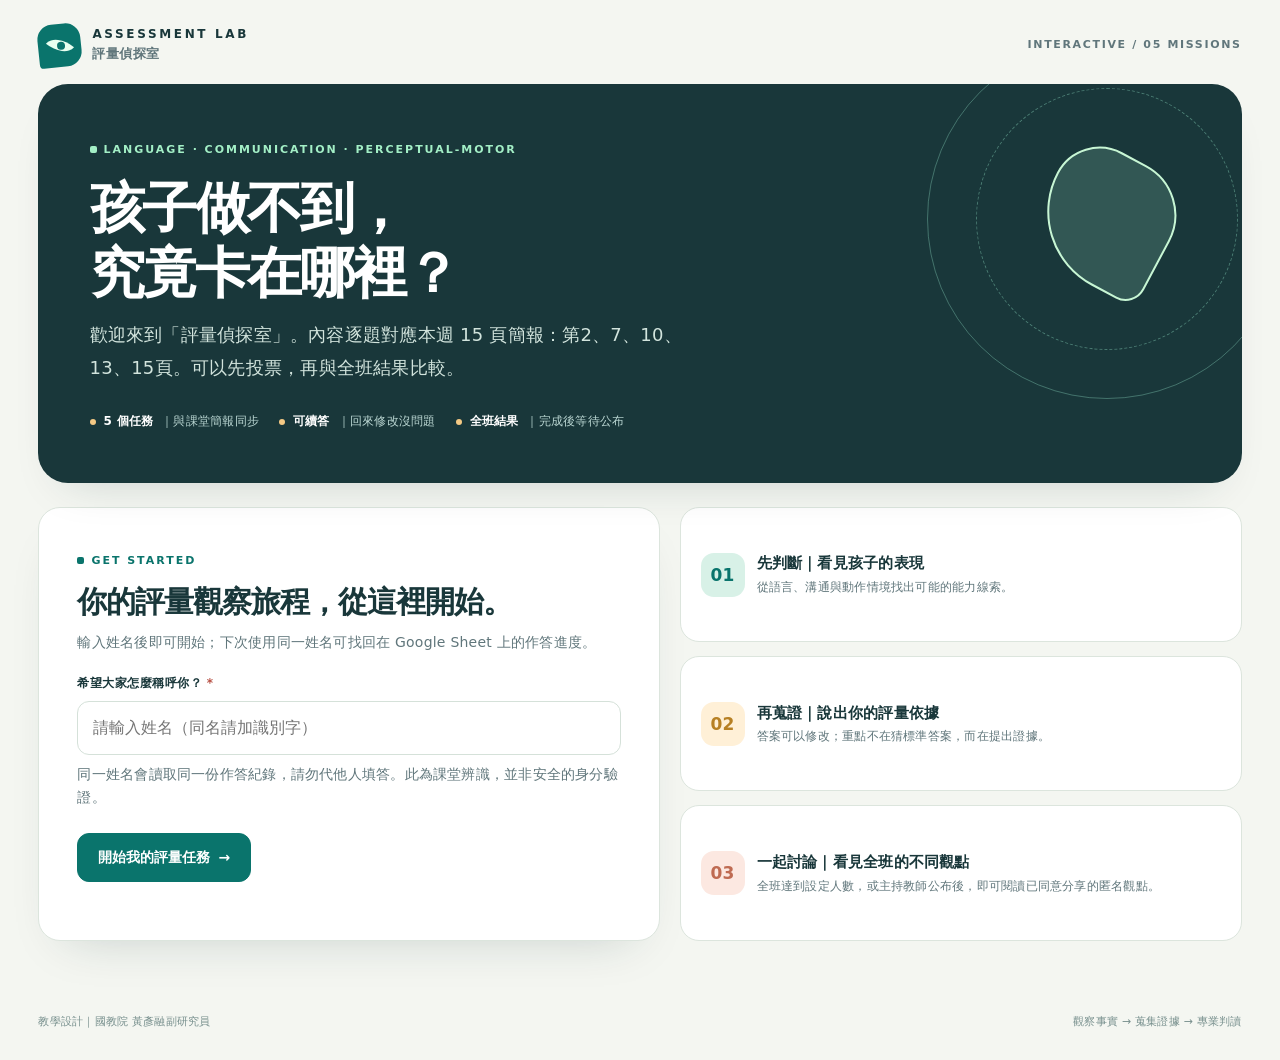
<file: index.html>
<!doctype html>
<html lang="zh-Hant">
<head>
  <meta charset="utf-8">
  <meta name="viewport" content="width=device-width,initial-scale=1,viewport-fit=cover">
  <meta name="theme-color" content="#F5F6F2">
  <meta name="description" content="語言、溝通與知覺動作評量：案例判斷、證據蒐集與全班觀點互動遊戲。">
  <title>評量偵探室｜語言、溝通與知覺動作</title>
  <link rel="stylesheet" href="style.css?v=wall-v4">
  <script defer src="config.js"></script>
  <script defer src="app.js?v=wall-v4"></script>
</head>
<body>
  <div class="page-shell">
    <header class="topbar" aria-label="網站導覽">
      <a class="brand" href="./" aria-label="返回首頁">
        <span class="brand-mark" aria-hidden="true"><span class="mark-eye"></span><span class="mark-dot"></span></span>
        <span class="brand-text"><strong>ASSESSMENT LAB</strong><small>評量偵探室</small></span>
      </a>
      <div class="top-right">
        <span class="mode-label" id="modeLabel">互動任務 / 05 STAGES</span>
        <button id="headerAction" class="top-action" type="button" hidden>切換身分</button>
      </div>
    </header>
    <div id="app" aria-live="polite"></div>
    <footer class="site-footer">
      <span id="credit">教學設計｜國教院 黃彥融副研究員</span>
      <span>觀察事實 → 蒐集證據 → 專業判讀</span>
    </footer>
  </div>
  <div id="toast" class="toast" aria-live="assertive" role="status"></div>
</body>
</html>
</file>
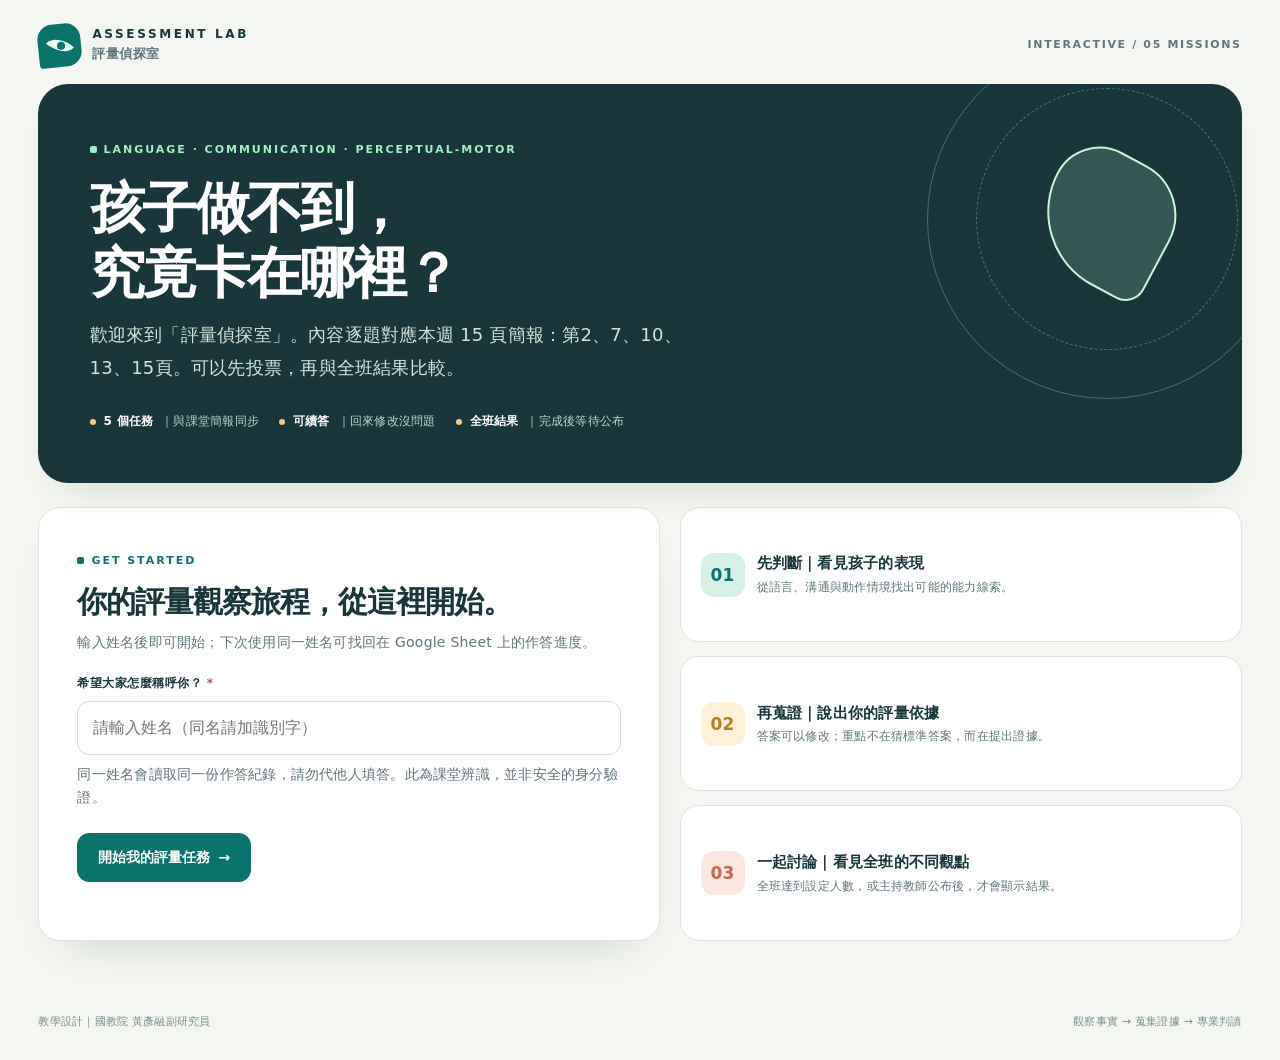
<file: site/index.html>
<!doctype html>
<html lang="zh-Hant">
<head>
  <meta charset="utf-8">
  <meta name="viewport" content="width=device-width,initial-scale=1,viewport-fit=cover">
  <meta name="theme-color" content="#F5F6F2">
  <meta name="description" content="語言、溝通與知覺動作評量：案例判斷、證據蒐集與全班觀點互動遊戲。">
  <title>評量偵探室｜語言、溝通與知覺動作</title>
  <link rel="stylesheet" href="style.css">
  <script defer src="config.js"></script>
  <script defer src="app.js"></script>
</head>
<body>
  <div class="page-shell">
    <header class="topbar" aria-label="網站導覽">
      <a class="brand" href="./" aria-label="返回首頁">
        <span class="brand-mark" aria-hidden="true"><span class="mark-eye"></span><span class="mark-dot"></span></span>
        <span class="brand-text"><strong>ASSESSMENT LAB</strong><small>評量偵探室</small></span>
      </a>
      <div class="top-right">
        <span class="mode-label" id="modeLabel">互動任務 / 05 STAGES</span>
        <button id="headerAction" class="top-action" type="button" hidden>切換身分</button>
      </div>
    </header>
    <div id="app" aria-live="polite"></div>
    <footer class="site-footer">
      <span id="credit">教學設計｜國教院 黃彥融副研究員</span>
      <span>觀察事實 → 蒐集證據 → 專業判讀</span>
    </footer>
  </div>
  <div id="toast" class="toast" aria-live="assertive" role="status"></div>
</body>
</html>
</file>
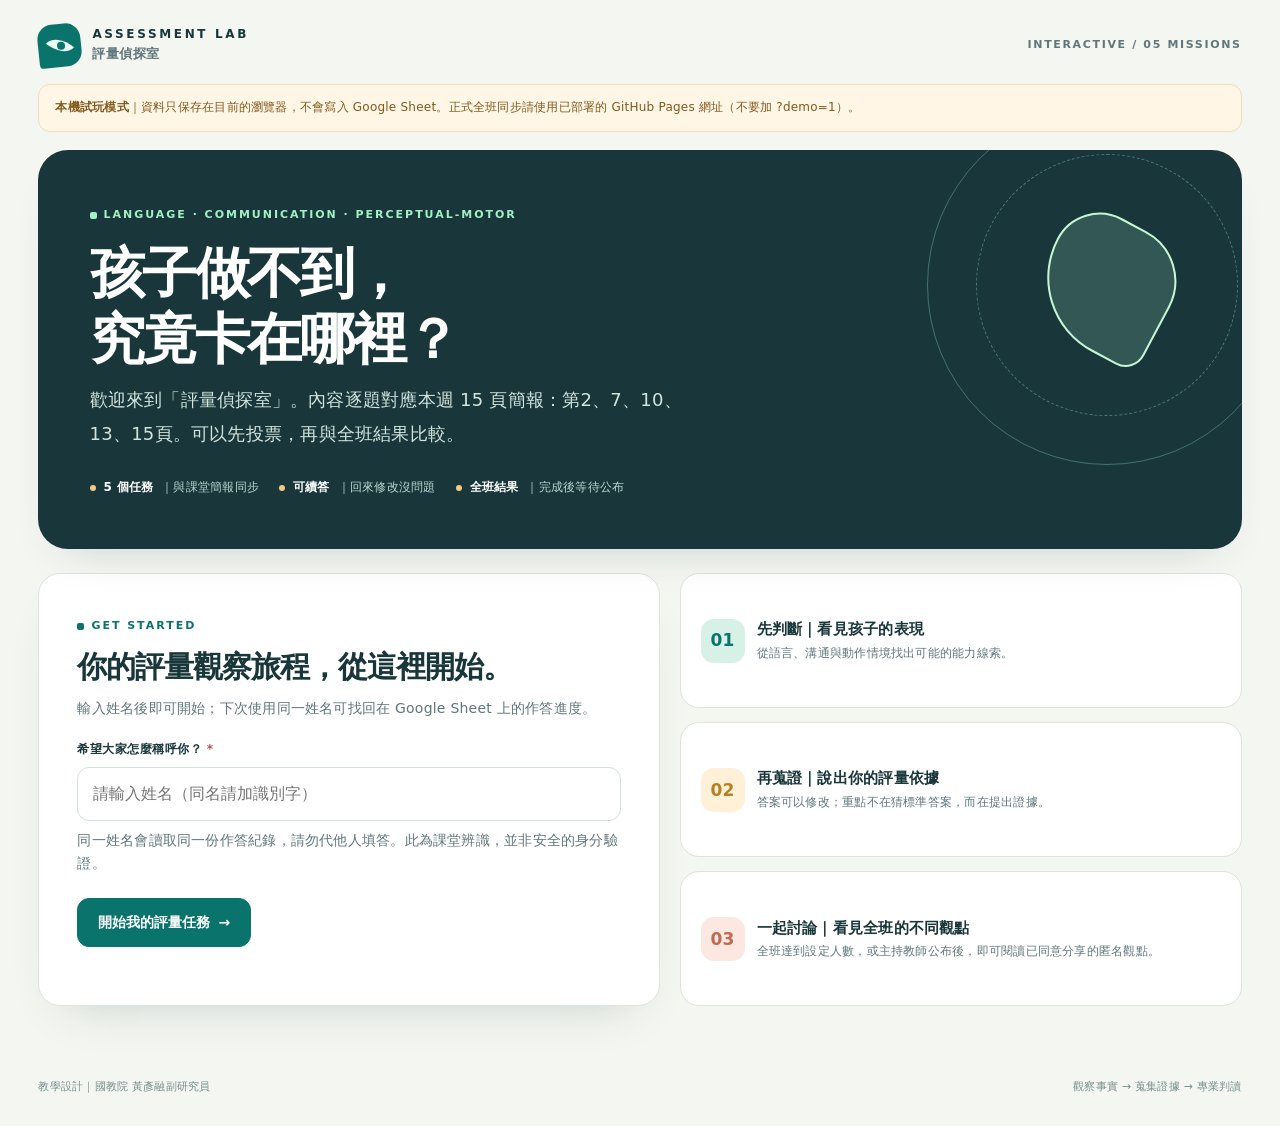
<file: demo.html>
<!doctype html>
<html lang="zh-Hant">
<head>
  <meta charset="utf-8">
  <meta name="viewport" content="width=device-width,initial-scale=1,viewport-fit=cover">
  <meta name="theme-color" content="#F5F6F2">
  <meta name="description" content="語言、溝通與知覺動作評量：案例判斷、證據蒐集與全班觀點互動遊戲。">
  <title>評量偵探室｜語言、溝通與知覺動作</title>
  <style>
:root{--ink:#19373a;--muted:#60767b;--bg:#f4f6f1;--card:#fff;--teal:#0a746c;--teal-deep:#07584f;--mint:#d8f1e7;--yellow:#f9ce8b;--pink:#f8d6ce;--line:#dce5dd;--shade:#ecf1ec;--shadow:0 22px 48px -28px rgba(20,51,54,.22);--r:22px;font-family:Inter,"Noto Sans TC","PingFang TC","Microsoft JhengHei",system-ui,sans-serif;letter-spacing:.014em}
*{box-sizing:border-box}html{scroll-behavior:smooth}body{margin:0;background:var(--bg);color:var(--ink);font-size:16px;line-height:1.65}button,input,textarea,select{font:inherit}button{cursor:pointer}button:disabled{cursor:not-allowed;opacity:.5}button:focus-visible,input:focus-visible,textarea:focus-visible,select:focus-visible,a:focus-visible{outline:3px solid #70b5ac;outline-offset:3px}a{color:var(--teal)}.page-shell{min-height:100dvh;display:flex;flex-direction:column}.topbar{max-width:1500px;width:100%;margin:0 auto;padding:24px clamp(20px,3vw,52px) 17px;display:flex;align-items:center;justify-content:space-between;gap:16px}.brand{display:flex;align-items:center;gap:11px;text-decoration:none;color:var(--ink)}.brand-mark{position:relative;display:grid;place-items:center;width:43px;height:43px;background:var(--teal);border-radius:15px 15px 15px 4px;transform:rotate(-6deg)}.mark-eye{width:24px;height:15px;border-radius:100% 0 100% 0;background:#e9fff0;transform:rotate(45deg)}.mark-dot{position:absolute;width:8px;height:8px;border-radius:50%;background:var(--teal);top:18px;left:19px}.brand-text strong{display:block;font-size:12px;letter-spacing:.22em;line-height:1.2}.brand-text small{display:block;font-size:13px;letter-spacing:.04em;color:var(--muted);font-weight:600;margin-top:2px}.top-right{display:flex;align-items:center;gap:16px}.mode-label{font-size:11px;letter-spacing:.15em;font-weight:800;color:var(--muted)}.top-action{border:1px solid var(--line);background:transparent;border-radius:99px;padding:8px 16px;color:var(--ink);font-size:12px;font-weight:800}.site-footer{max-width:1500px;width:100%;padding:22px clamp(20px,3vw,52px) 29px;display:flex;justify-content:space-between;gap:14px;margin:0 auto;color:#78908e;font-size:11px}.page-main{max-width:1500px;width:100%;margin:0 auto;padding:0 clamp(20px,3vw,52px) 50px;flex:1}.eyebrow{display:inline-flex;align-items:center;gap:7px;font-size:11px;letter-spacing:.18em;font-weight:900;color:var(--teal);text-transform:uppercase}.eyebrow:before{content:"";width:7px;height:7px;background:var(--teal);border-radius:2px}.hero{background:var(--ink);color:#fff;border-radius:30px;position:relative;overflow:hidden;padding:clamp(32px,4vw,56px);min-height:270px;box-shadow:var(--shadow)}.hero .eyebrow{color:#a3efc6}.hero .eyebrow:before{background:#a3efc6}.hero h1{font-size:clamp(34px,4.3vw,62px);line-height:1.19;margin:14px 0 11px;letter-spacing:-.045em;max-width:720px;font-weight:900}.hero p{font-size:clamp(14px,1.5vw,18px);color:#d2e4dd;max-width:620px;margin:0;line-height:1.85}.hero-art{position:absolute;right:-45px;top:-45px;width:360px;height:360px;border:1px solid #7fc7b06b;border-radius:50%;pointer-events:none}.hero-art:before{content:"";position:absolute;inset:48px;border:1px dashed #7fc7b079;border-radius:50%}.hero-art:after{content:"";position:absolute;inset:113px;background:#94d4bc33;border:2px solid #c7f6d4;border-radius:46% 54% 20% 80%;transform:rotate(28deg)}.hero-meta{margin-top:28px;display:flex;gap:20px;flex-wrap:wrap}.hero-meta span{font-size:12px;color:#bbd7d3;display:inline-flex;gap:8px;align-items:center}.hero-meta b{color:#fff}.dot{width:6px;height:6px;border-radius:100%;background:#f4c984;display:inline-block}.intro-panel{display:grid;grid-template-columns:1.05fr .95fr;gap:20px;margin-top:24px}.card,.intro-card{background:#fff;border:1px solid var(--line);border-radius:var(--r);box-shadow:var(--shadow)}.intro-card{padding:clamp(24px,3vw,38px)}.intro-card h2{margin:9px 0;font-size:clamp(21px,2.4vw,30px);line-height:1.35;letter-spacing:-.035em}.intro-card p{margin:8px 0 20px;color:var(--muted);font-size:14px}.form-label{font-size:12px;letter-spacing:.04em;font-weight:850;display:block;margin:14px 0 7px}.text-input,.input-wide,select,textarea{width:100%;display:block;background:#fff;border:1.5px solid #d5e1d9;border-radius:12px;color:var(--ink);padding:13px 15px;transition:border-color .15s,box-shadow .15s}.text-input:focus,.input-wide:focus,select:focus,textarea:focus{border-color:var(--teal);box-shadow:0 0 0 3px #cbece4;outline:none}textarea{resize:vertical;min-height:100px;font-size:14px;line-height:1.75}.hint{font-size:12px;color:var(--muted);margin:7px 0}.actions{display:flex;gap:10px;align-items:center;flex-wrap:wrap}.btn{background:var(--teal);border:1px solid var(--teal);border-radius:12px;padding:12px 20px;color:#fff;font-weight:850;font-size:14px;display:inline-flex;align-items:center;justify-content:center;gap:8px;min-height:45px;transition:transform .12s,background .12s}.btn:hover:not(:disabled){transform:translateY(-1px);background:var(--teal-deep)}.btn.secondary{background:#fff;color:var(--ink);border-color:var(--line)}.btn.secondary:hover{background:#f0f7f3}.btn.ghost{background:transparent;color:var(--teal);border-color:transparent}.btn.pink{background:#bf6b52;border-color:#bf6b52}.btn.small{padding:8px 13px;min-height:36px;font-size:12px}.btn.full{width:100%}.mini-badge{display:inline-flex;align-items:center;border-radius:99px;background:#e4f5ec;color:#08746a;font-size:11px;padding:5px 12px;font-weight:900;letter-spacing:.04em}.mini-badge.amber{background:#fff2dc;color:#a6691b}.mini-badge.grey{background:#eff2ee;color:#60736d}.intro-steps{display:grid;gap:14px}.step-tile{background:#fff;border:1px solid var(--line);border-radius:19px;padding:20px;display:grid;grid-template-columns:44px 1fr;gap:12px;align-items:center}.step-icon{height:44px;width:44px;border-radius:13px;background:var(--mint);display:grid;place-items:center;font-weight:900;color:var(--teal);font-size:17px}.step-tile:nth-child(2) .step-icon{background:#fff0d7;color:#b78024}.step-tile:nth-child(3) .step-icon{background:#fce8e1;color:#bf6b52}.step-tile strong{font-size:15px;display:block}.step-tile p{margin:2px 0 0;font-size:12px;color:var(--muted)}.notice{padding:13px 16px;border-radius:12px;background:#fff6e5;color:#83591e;font-size:12px;border:1px solid #f1ddbb}.notice.danger{background:#fdf0ee;color:#a24b48;border-color:#f1d2ca}.notice.teal{background:#e8f7f0;color:#176961;border-color:#d5eee2}.notice + .notice{margin-top:10px}.demo-notice{margin:0 0 18px}.game-header{display:flex;align-items:center;justify-content:space-between;gap:16px;margin:26px 0 17px}.game-title{margin:3px 0 0;font-size:24px;letter-spacing:-.04em;line-height:1.3}.user-pill{border-radius:99px;padding:8px 14px;background:#fff;border:1px solid var(--line);font-size:12px;color:var(--muted)}.user-pill b{color:var(--ink)}.game-layout{display:grid;grid-template-columns:minmax(190px,.68fr) minmax(370px,1.67fr) minmax(255px,1fr);gap:18px;align-items:start}.mission-nav{background:white;border:1px solid var(--line);padding:17px;border-radius:var(--r)}.panel-label{font-weight:900;font-size:11px;letter-spacing:.17em;color:#78908a;margin:0 0 12px}.mission-link{display:grid;grid-template-columns:31px 1fr auto;align-items:center;text-align:left;width:100%;gap:8px;padding:12px 10px;border:1.5px solid transparent;background:transparent;border-radius:13px;color:var(--ink);margin:4px 0}.mission-link:hover{background:#f3f7f4}.mission-link.active{background:#eaf5ef;border-color:#badcce}.nav-number{display:grid;place-items:center;background:#eff3ec;color:var(--teal);width:30px;height:30px;border-radius:10px;font-size:11px;font-weight:950}.mission-link.active .nav-number{background:var(--teal);color:#fff}.nav-text strong{font-size:13px;line-height:1.25;display:block}.nav-text small{font-size:10px;color:var(--muted);display:block;margin-top:3px}.check{font-size:14px;color:var(--teal);font-weight:900}.count-card{margin-top:15px;padding:15px;border-radius:13px;background:var(--ink);color:#fff}.count-card b{font-size:27px}.count-card p{font-size:11px;color:#b9d1ce;margin:3px 0 8px}.meter{height:7px;background:#d7e6df;border-radius:99px;overflow:hidden}.meter>span{display:block;height:100%;background:var(--teal);border-radius:99px;transition:width .3s}.count-card .meter{background:#426263}.count-card .meter>span{background:#98ddb7}.mission-card{background:#fff;border:1px solid var(--line);border-radius:var(--r);padding:clamp(21px,2.5vw,35px);min-height:540px;box-shadow:var(--shadow)}.mission-head{display:flex;align-items:center;justify-content:space-between;gap:12px}.mission-num{font-size:12px;font-weight:900;color:var(--teal);letter-spacing:.07em}.mission-num span{color:#8ea09b}.mission-card h2{font-size:clamp(23px,2.6vw,35px);letter-spacing:-.045em;line-height:1.32;margin:15px 0 12px}.case-box{background:#f0f7f3;border-left:4px solid var(--teal);border-radius:11px;padding:16px 18px;margin:20px 0 22px;color:#385452;font-size:14px;line-height:1.85}.case-box strong{color:var(--teal);font-size:11px;letter-spacing:.08em;display:block;margin-bottom:6px}.question{font-weight:900;font-size:16px;margin:15px 0 6px;line-height:1.5}.subquestion{font-size:12px;color:var(--muted);margin:0 0 12px}.option-grid{display:grid;gap:9px}.option{display:flex;align-items:center;gap:13px;text-align:left;padding:13px 14px;background:#fff;border:1.5px solid #dce6df;border-radius:13px;color:var(--ink);width:100%;font-size:13px;font-weight:700;min-height:56px}.option:hover{border-color:#a8d5c7;background:#f8fcfa}.option.selected{border-color:var(--teal);background:#eaf7f1;box-shadow:inset 0 0 0 .5px var(--teal)}.option-letter{display:grid;place-items:center;width:28px;height:28px;flex:none;border-radius:9px;background:#eef2ef;color:var(--muted);font-weight:950;font-size:12px}.option.selected .option-letter{background:var(--teal);color:#fff}.textarea-title{font-size:13px;font-weight:850;margin:20px 0 7px;display:block}.form-grid{display:grid;gap:12px}.checkline{display:flex;align-items:flex-start;gap:10px;font-size:12px;color:#58716e;margin:15px 0}.checkline input{margin-top:5px;accent-color:var(--teal)}.mission-controls{margin-top:20px;display:flex;align-items:center;justify-content:space-between;gap:10px;flex-wrap:wrap}.saved-indicator{font-size:11px;color:var(--teal);font-weight:800}.right-card{border-radius:var(--r);background:#fff;border:1px solid var(--line);padding:22px;box-shadow:var(--shadow)}.result-top{display:flex;align-items:center;justify-content:space-between;gap:8px;margin-bottom:12px}.result-top h3{font-size:17px;margin:0;letter-spacing:-.02em}.stat-block{background:#e8f5ee;border-radius:15px;padding:17px;margin:13px 0}.stat-block b{font-size:32px;line-height:1.2;display:block;color:var(--teal)}.stat-block span{font-size:12px;color:#54726e}.stat-note{font-size:12px;color:var(--muted);line-height:1.75}.lock-illustration{width:76px;height:76px;display:grid;place-items:center;border-radius:24px;background:#e8f2e9;font-size:34px;margin:26px auto 20px}.center{text-align:center}.center h4{margin:8px 0;font-size:17px}.empty-spacer{height:12px}.result-row{margin:15px 0 18px}.result-info{display:flex;align-items:start;justify-content:space-between;gap:8px;font-size:12px;margin-bottom:6px}.result-info strong{max-width:86%;font-weight:700}.result-info span{font-size:12px;font-weight:850;color:var(--teal)}.result-bar{background:#e7ece8;border-radius:5px;height:9px;overflow:hidden}.result-bar>span{display:block;border-radius:5px;height:100%;background:#0a746c;transition:width .5s}.result-row:nth-of-type(even) .result-bar>span{background:#eab777}.comment-title{font-size:12px;font-weight:900;color:var(--ink);margin:23px 0 9px}.peer-comment{border-top:1px solid var(--line);padding:13px 0;font-size:12px;white-space:pre-wrap;overflow-wrap:anywhere}.peer-comment b{display:block;font-size:11px;color:var(--teal);margin-bottom:4px}.peer-comment p{margin:4px 0 0;color:#47635f}.result-list{max-height:370px;overflow:auto;padding-right:5px}.result-guidance{background:#f9eddf;padding:12px;border-radius:10px;font-size:12px;color:#826329;margin-top:20px}.short-note{font-size:11px;color:#7a8e8c}.quiet-line{border:0;border-top:1px solid var(--line);margin:18px 0}.toast{position:fixed;z-index:1000;bottom:24px;left:50%;transform:translate(-50%,15px);background:#17383a;color:#fff;padding:12px 20px;border-radius:13px;max-width:min(90vw,520px);text-align:center;font-size:13px;box-shadow:0 20px 35px -12px #183f4288;opacity:0;pointer-events:none;transition:opacity .22s,transform .22s}.toast.visible{opacity:1;transform:translate(-50%,0)}.teacher-hero{background:#17383a;color:#fff;border-radius:var(--r);padding:27px 30px;margin-top:19px;display:flex;align-items:center;justify-content:space-between;gap:14px}.teacher-hero h1{margin:6px 0 0;font-size:clamp(24px,3vw,38px);letter-spacing:-.03em}.teacher-hero p{color:#bfdbd4;font-size:13px;margin:8px 0 0}.teacher-hero .eyebrow{color:#a7e7c6}.teacher-hero .eyebrow:before{background:#a7e7c6}.teacher-layout{display:grid;grid-template-columns:1fr 1fr;gap:19px;margin-top:19px}.teacher-card{background:#fff;border-radius:var(--r);border:1px solid var(--line);padding:26px;box-shadow:var(--shadow)}.teacher-card.full{grid-column:1/-1}.teacher-card h2{font-size:19px;margin:0 0 11px;letter-spacing:-.025em}.teacher-card p{font-size:12px;color:var(--muted)}.metric-row{display:grid;grid-template-columns:repeat(3,1fr);gap:12px}.metric{background:#f2f7f3;padding:15px;border-radius:14px}.metric strong{font-size:29px;color:var(--teal);display:block;line-height:1.3}.metric span{font-size:11px;color:var(--muted)}.teacher-mission{border-top:1px solid var(--line);padding:17px 0;display:flex;align-items:center;justify-content:space-between;gap:12px}.teacher-mission:first-of-type{border-top:0}.teacher-mission strong{font-size:13px}.teacher-mission small{display:block;font-size:11px;color:var(--muted)}.teacher-controls{display:flex;align-items:center;gap:8px}.teacher-roster{display:grid;grid-template-columns:repeat(auto-fill,minmax(125px,1fr));gap:8px}.teacher-roster span{font-size:12px;color:#4a625f;background:#f3f7f3;padding:8px 10px;border-radius:8px}.answer-table{width:100%;border-collapse:collapse;font-size:12px}.answer-table th,.answer-table td{border-bottom:1px solid var(--line);padding:11px 8px;text-align:left;vertical-align:top;max-width:300px;overflow-wrap:anywhere}.answer-table th{font-size:11px;color:var(--muted);font-weight:850}.answer-table tbody tr:hover{background:#f5f9f5}.scroll-table{overflow:auto;max-height:480px}.table-mission-select{max-width:280px;font-size:12px}.error-label{color:#b85145;font-weight:800;font-size:12px;margin:10px 0 0}.subbar{display:flex;align-items:center;justify-content:space-between;flex-wrap:wrap;gap:9px;margin:10px 0}.section-separator{margin:25px 0;border-top:1px solid var(--line)}.mobile-only{display:none}@media(max-width:1190px){.game-layout{grid-template-columns:minmax(165px,.6fr) minmax(360px,1.35fr)}.right-card{grid-column:2}.mission-nav{grid-row:1/3}}@media(max-width:760px){.topbar{padding-top:17px}.top-right .mode-label{display:none}.hero{padding:30px 24px;min-height:270px}.hero-art{right:-190px;opacity:.45}.hero h1{font-size:38px}.intro-panel,.teacher-layout{grid-template-columns:1fr}.teacher-card.full{grid-column:auto}.game-layout{grid-template-columns:1fr;gap:13px}.mission-nav{grid-row:auto;padding:11px;display:flex;overflow-x:auto;gap:5px}.mission-nav .panel-label,.count-card{display:none}.mission-link{width:142px;min-width:142px;flex:none;padding:8px}.mission-link .nav-text strong{font-size:12px}.mission-link .nav-text small{font-size:9px}.mission-link .check{display:none}.right-card{grid-column:auto}.game-header{align-items:start;flex-direction:column}.metric-row{grid-template-columns:1fr 1fr}.teacher-hero{flex-direction:column;align-items:flex-start}.site-footer{flex-direction:column;gap:3px}.mobile-only{display:block}}@media(max-width:430px){.hero h1{font-size:32px}.brand-text strong{font-size:11px}.brand-text small{font-size:12px}.site-footer{font-size:10px}.hero-meta{gap:10px}.mission-card{padding:19px}.mission-card h2{font-size:25px}.teacher-card{padding:19px}.metric-row{grid-template-columns:1fr 1fr}.metric strong{font-size:23px}}
/* 教師看板的三個控制項在窄螢幕自動折行 */
.teacher-mission{flex-wrap:wrap}.teacher-controls{flex-wrap:wrap;justify-content:flex-end}
@media(max-width:760px){.teacher-controls{justify-content:flex-start;width:100%}.teacher-mission{align-items:flex-start}.teacher-card.full{overflow:hidden}}

/* 案例說明保留投影片中的換行 */
.case-box{white-space:pre-line}
.form-grid label{display:block;margin-bottom:7px}


/* v3｜語音回答：每一個文字欄位旁的麥克風操作 */
.voice-tools{display:flex;align-items:center;flex-wrap:wrap;gap:9px 12px;margin:8px 0 14px;min-height:38px}
.voice-btn{flex:0 0 auto;min-height:37px;background:#e6f3ee;border:1px solid #b6dcd1;color:#145e59;border-radius:999px;padding:7px 14px;font-size:12px;font-weight:850;line-height:1.4;transition:background .12s,border-color .12s}
.voice-btn:hover:not(:disabled){background:#d2ebe1;border-color:#79b8a7}
.voice-btn.is-listening{background:#fff0ef;color:#a6272b;border-color:#ee9b9c;box-shadow:0 0 0 3px rgba(206,46,50,.08)}
.voice-btn.is-listening::before{content:'';display:inline-block;width:7px;height:7px;background:#d8363c;border-radius:50%;margin-right:6px;animation:voice-pulse 1s ease-in-out infinite}
.voice-status{color:#536e6d;font-size:12px;line-height:1.5;flex:1 1 200px}
.voice-privacy{font-size:12px;color:#647776;border-left:3px solid #9fd3c6;background:#eef8f3;padding:9px 12px;border-radius:5px;margin:16px 0}
textarea[readonly]{background:#f7faf7;border-color:#94c9b9}
@keyframes voice-pulse{50%{opacity:.25;transform:scale(.75)}}
@media(max-width:700px){.voice-tools{align-items:flex-start}.voice-status{flex:1 1 100%}.voice-btn{min-height:42px}}
@media(prefers-reduced-motion:reduce){.voice-btn.is-listening::before{animation:none}}


/* v4｜教師可投影、學員可閱讀的全班匿名觀點牆 */
.share-consent{background:#f0f8f4;border:1px solid #cbe4d8;border-radius:13px;padding:12px 14px;font-size:13px;line-height:1.7}
.share-consent input{width:18px;height:18px;flex:none}
.wall-open-btn{display:block;width:100%;margin-top:17px;white-space:normal;text-align:center}
.wall-shade{position:fixed;inset:0;z-index:2000;background:rgba(12,30,32,.76);padding:clamp(8px,2vw,25px);display:grid;place-items:center}
.wall-open{overflow:hidden}
.wall-sheet{display:block;background:#f5f7f3;color:#19373a;border-radius:23px;width:min(1300px,100%);height:min(94vh,100%);overflow:auto;box-shadow:0 25px 70px rgba(0,0,0,.4);padding:clamp(18px,3vw,44px)}
.wall-top{display:flex;align-items:flex-start;justify-content:space-between;gap:20px;border-bottom:1px solid #d5dfd8;padding-bottom:22px}
.wall-eyebrow{font-size:12px;font-weight:900;letter-spacing:.13em;color:#0a746c}
.wall-top h2{font-size:clamp(27px,4vw,48px);line-height:1.15;margin:10px 0 5px;letter-spacing:-.035em}
.wall-top p{font-size:14px;color:#60767b;margin:3px 0}
.wall-close{flex:none;border:1px solid #b6d0c6;background:#fff;border-radius:999px;color:#19373a;padding:10px 18px;font-size:13px;font-weight:900}
.wall-toolbar{display:flex;gap:16px;align-items:center;flex-wrap:wrap;margin:24px 0}
.wall-toolbar>div:not(.wall-prompt){border-radius:12px;padding:10px 19px;background:#e5f3eb;display:flex;align-items:center;gap:9px}
.wall-toolbar strong{font-size:23px;color:#0a746c;font-weight:950}
.wall-toolbar span{font-size:12px;color:#52726b}
.wall-prompt{font-size:13px;color:#705624;background:#f9eccc;padding:12px 18px;border-radius:12px;margin-left:auto}
.wall-summary{display:grid;grid-template-columns:repeat(auto-fit,minmax(230px,1fr));gap:10px;margin:18px 0 28px}
.wall-stat{background:#fff;border-radius:13px;padding:15px 17px;border:1px solid #dce5dd}
.wall-stat>div:first-child{display:flex;align-items:flex-start;justify-content:space-between;gap:12px;font-size:12px;line-height:1.4}
.wall-stat b{font-size:13px;max-width:77%}.wall-stat span{white-space:nowrap;font-weight:850;color:#0a746c}
.wall-track{height:8px;background:#e1eae3;border-radius:5px;margin-top:11px;overflow:hidden}.wall-track span{display:block;height:100%;background:#0a746c;border-radius:5px}
.wall-headline{display:flex;justify-content:space-between;align-items:baseline;gap:14px;margin:26px 0 12px}
.wall-headline h3{font-size:24px;letter-spacing:-.025em;margin:0}.wall-headline span{font-size:13px;color:#56726d}
.wall-filters{display:flex;gap:8px;flex-wrap:wrap;margin-bottom:19px}
.wall-filter{background:#fff;border:1px solid #bfd4cc;padding:7px 16px;border-radius:999px;font-size:13px;color:#466b64;font-weight:800}
.wall-filter.selected{background:#0a746c;color:#fff;border-color:#0a746c}
.wall-grid{display:grid;grid-template-columns:repeat(auto-fill,minmax(min(100%,290px),1fr));gap:14px}
.wall-entry{background:#fff;border-radius:17px;border:1px solid #d9e5de;padding:19px 21px;box-shadow:0 10px 20px -22px #17383a;overflow-wrap:anywhere}
.wall-entry[hidden]{display:none}
.wall-entry-head{display:flex;align-items:center;gap:9px;margin-bottom:14px;color:#19373a;font-size:14px}
.wall-avatar{width:31px;height:31px;border-radius:50%;display:grid;place-items:center;background:#dcf4e7;color:#0a746c}
.wall-tag{display:inline-flex;gap:5px;font-size:12px;color:#08685f;background:#e8f6ef;font-weight:900;padding:4px 10px;border-radius:8px;margin:0 6px 8px 0}
.wall-item-label{color:#0a746c;font-size:12px;font-weight:900;margin:12px 0 3px}
.wall-copy{font-size:14px;line-height:1.75;white-space:pre-wrap;color:#385b55}
.wall-empty{background:#fff;border:1px dashed #abcfc4;border-radius:16px;padding:28px;text-align:center;color:#52726b;grid-column:1/-1}
.wall-footer-note{font-size:12px;color:#6e7a76;padding:26px 0 2px;margin:12px 0}
@media(max-width:760px){.wall-shade{padding:0}.wall-sheet{height:100dvh;max-height:100dvh;width:100%;border-radius:0;padding:23px 17px}.wall-top{gap:7px}.wall-close{padding:8px 12px;font-size:12px}.wall-toolbar{gap:8px}.wall-prompt{margin-left:0;width:100%}.wall-grid{grid-template-columns:1fr}}

</style>
  <script>window.ASSESSMENT_GAME_CONFIG={API_URL:'',ROOM_CODE:'assessment-lab-2026',FOOTER_CREDIT:'教學設計｜國教院 黃彥融副研究員'};try{localStorage.setItem('_v4probe','1');localStorage.removeItem('_v4probe')}catch(e){const mem={};Object.defineProperty(window,'localStorage',{configurable:true,value:{getItem:k=>mem[k]??null,setItem:(k,v)=>mem[k]=String(v),removeItem:k=>delete mem[k]}})}</script>
  
</head>
<body>
  <div class="page-shell">
    <header class="topbar" aria-label="網站導覽">
      <a class="brand" href="./" aria-label="返回首頁">
        <span class="brand-mark" aria-hidden="true"><span class="mark-eye"></span><span class="mark-dot"></span></span>
        <span class="brand-text"><strong>ASSESSMENT LAB</strong><small>評量偵探室</small></span>
      </a>
      <div class="top-right">
        <span class="mode-label" id="modeLabel">互動任務 / 05 STAGES</span>
        <button id="headerAction" class="top-action" type="button" hidden>切換身分</button>
      </div>
    </header>
    <div id="app" aria-live="polite"></div>
    <footer class="site-footer">
      <span id="credit">教學設計｜國教院 黃彥融副研究員</span>
      <span>觀察事實 → 蒐集證據 → 專業判讀</span>
    </footer>
  </div>
  <div id="toast" class="toast" aria-live="assertive" role="status"></div>
<script>
/* 評量偵探室 — GitHub Pages 靜態前端 */
'use strict';

const CFG = window.ASSESSMENT_GAME_CONFIG || {};
const PARAMS = new URLSearchParams(location.search);
const DEMO = PARAMS.get('demo') === '1' || !String(CFG.API_URL || '').trim();
const HOST_MODE = PARAMS.get('mode') === 'host';
const LS_DEMO = 'assessment-lab-slide-sync-v2-demo';
const LS_LAST_NAME = 'assessment-lab-v1-last-name';
const LS_DRAFT_PREFIX = 'assessment-lab-slide-sync-v2-draft-';
const API_VERSION = 'slidesync-2026-11-v4-wall';
const MISSIONS = [
  {
    id:'S02', slide:'02', short:'暖身觀察', type:'choice', section:'投影片 02｜暖身',
    title:'孩子做不出來，究竟代表什麼？',
    caseText:'沒有回應｜老師叫名字，孩子沒有轉頭。\n不會說｜想要玩具時，孩子拉著老師的手走向櫃子。\n剪不好｜孩子認得圓形，剪圓時卻一直偏離線條。',
    question:'請先選一個情境：你會先「確認」哪一件事？',
    instruction:'選一個情境，在下方寫出你最想先確認的能力或環境條件。',
    options:[['A','沒有回應｜老師叫名字，孩子沒有轉頭'],['B','不會說｜想要玩具時，孩子拉著老師的手走向櫃子'],['C','剪不好｜孩子認得圓形，剪圓時卻一直偏離線條']],
    max:1,reasonLabel:'請寫出：你會先「確認」哪一件事？',
    insight:'同一個表現可能有多種解釋。請把觀察事實和需要確認的能力區分開來。'
  },
  {
    id:'S07', slide:'07', short:'小安｜語言溝通', type:'choice', section:'投影片 07–08｜活動一',
    title:'小安不回答老師的問題，代表什麼？',
    caseText:'情境 A｜小安，4歲半。\n老師問：「你要不要喝水？」小安通常不回答。但想玩積木時，會拉著老師走向櫃子，並指向積木。',
    question:'請先選一項最想「優先確認」的資訊，再說明理由。',
    instruction:'單選 A／B／C／D；選項與投影片第7頁相同。',
    options:[['A','是否理解老師的問題'],['B','有哪些可用的表達方式'],['C','不同對象是否有主動溝通'],['D','以上都需要確認']],
    max:1,reasonLabel:'為什麼選這一項？下一步會怎麼蒐集證據？',
    insight:'拉手與指物是已觀察到的溝通線索；口語理解、表達與情境差異仍需更多證據，不能直接推定障礙類別。'
  },
  {
    id:'S10', slide:'10', short:'小芸｜知覺動作', type:'choice', section:'投影片 10–11｜活動二',
    title:'小芸剪不好，到底卡在哪裡？',
    caseText:'情境 B｜小芸，5歲。\n小芸能指認、命名圓形。但是沿線剪圓經常偏離，畫線也容易歪斜。成人幫忙固定紙張後，剪的表現有所改善。',
    question:'選擇一個你會加做的比較任務。',
    instruction:'單選 A／B／C／D；選項與投影片第10頁相同。',
    options:[['A','讓孩子做圖形配對'],['B','改用手指沿線描繪'],['C','比較剪直線、固定紙張後剪線'],['D','以上都可提供不同線索']],
    max:1,reasonLabel:'我想排除什麼？這個比較任務可以幫助確認什麼？',
    insight:'比較圖形配對、描線與固定紙張前後的表現，可以形成不同能力的假設；不能靠單一活動直接診斷。'
  },
  {
    id:'S13', slide:'13', short:'小組｜評量設計', type:'design', section:'投影片 13–14｜活動三',
    title:'請設計一份「在班上做得到」的簡易評量',
    caseText:'A｜小沐，4歲（語言）：遊戲時能用短句要求；兩步驟指令常停在第一步，加入圖示後較能完成。\n\nB｜小晨，5歲（溝通）：點心時會伸手要餅乾；與熟悉教師互動較多，較少回應同儕的輪流邀請。\n\nC｜小晴，5歲（知覺動作）：拼圖配對尚可；穿小珠常掉落，改用大孔珠後操作比較順利。',
    question:'三個案例擇一，完成投影片的四項討論任務。',
    instruction:'可以個別作答，也能先在分組討論後各自送出相同或不同的判斷。',
    areas:['A｜小沐（語言）','B｜小晨（溝通）','C｜小晴（知覺動作）'],
    insight:'四個問題依序是：觀察事實、待釐清能力、兩種蒐證方式，以及要記錄的指標。'
  },
  {
    id:'S15', slide:'15', short:'下課｜出口票', type:'reflection', section:'投影片 15｜出口票',
    title:'讓評量從「猜問題」走向「找證據」',
    caseText:'課程結語：先描述孩子實際做了什麼，再比較哪些條件會改變表現，最後思考下一步支持。',
    question:'請完成投影片第15頁的出口票。',
    instruction:'兩句話即可；這一關不設正確答案。',
    insight:'請提出一個可在班上觀察的具體行為，並說明可以蒐集何種證據。'
  }
];
const app = document.getElementById('app');
const modeLabel = document.getElementById('modeLabel');
const headerAction = document.getElementById('headerAction');
const credit = document.getElementById('credit');
if(CFG.FOOTER_CREDIT) credit.textContent = CFG.FOOTER_CREDIT;
const state = {name:'', currentId:'S02', student:null, hostPin:'', admin:null, drafts:{}, busy:false};
let toastTimer;


/* 語音轉文字：只改前端，伺服器仍然只收到文字答案。 */
const SpeechEngine = window.SpeechRecognition || window.webkitSpeechRecognition || null;
let voiceSession = null;

function cancelVoice(silent=true) {
  const old=voiceSession;
  if(!old)return;
  if(silent){
    voiceSession=null;
    old.textarea.readOnly=false;
    try{old.engine.abort();}catch(_){}
    return;
  }
  if(!old.stopping){
    old.stopping=true;
    old.button.textContent='正在停止…';
    old.status.textContent='正在整理辨識文字，請稍候。';
    try{old.engine.stop();}catch(_){
      old.button.textContent='🎙 開始語音輸入';
      old.textarea.readOnly=false;
      voiceSession=null;
    }
  }
}

function combineSpoken(base,spoken){
  const prior=String(base||'').trimEnd();
  const now=String(spoken||'').trim();
  if(!now)return prior;
  return prior+(prior&&!/[\s\n，。；！？：]$/.test(prior)?' ':'')+now;
}

function addVoiceControls(){
  const form=document.getElementById('missionForm');
  if(!form)return;
  form.querySelectorAll('textarea').forEach(textarea=>{
    if(textarea.nextElementSibling?.classList.contains('voice-tools'))return;
    const line=document.createElement('div');
    line.className='voice-tools';
    const button=document.createElement('button');
    button.className='voice-btn';
    button.type='button';
    button.textContent='🎙 語音輸入';
    button.setAttribute('aria-pressed','false');
    const status=document.createElement('span');
    status.className='voice-status';
    status.setAttribute('role','status');
    status.setAttribute('aria-live','polite');
    status.textContent=SpeechEngine
      ?'說完後可直接修改文字，再按「送出」。'
      :'此瀏覽器未提供網頁語音辨識；可用手機鍵盤的麥克風聽寫。';
    if(!SpeechEngine){button.disabled=true;button.title='目前瀏覽器不支援網頁語音辨識';}
    else button.addEventListener('click',()=>toggleSpeech(textarea,button,status));
    line.append(button,status);
    textarea.insertAdjacentElement('afterend',line);
  });
  const share=form.querySelector('.checkline');
  if(share){
    const note=document.createElement('p');
    note.className='voice-privacy';
    note.textContent='語音先轉為文字，確認後才送出；本站不另行儲存錄音。語音辨識可能由瀏覽器服務處理，請勿說出可識別學生身分的資訊。';
    share.before(note);
  }
}

function toggleSpeech(textarea,button,status){
  if(voiceSession?.textarea===textarea){cancelVoice(false);return;}
  cancelVoice(true);
  if(!SpeechEngine){status.textContent='此瀏覽器未支援語音辨識。';return;}
  if(!window.isSecureContext){status.textContent='麥克風需要安全連線。請從 HTTPS 的 GitHub Pages 網址開啟。';return;}
  let engine;
  try{engine=new SpeechEngine();}catch(_){status.textContent='無法啟動語音辨識，請直接輸入文字。';return;}
  engine.lang='zh-TW';
  engine.continuous=true;
  engine.interimResults=true;
  engine.maxAlternatives=1;
  const session={engine,textarea,button,status,base:textarea.value,gotText:false,stopping:false,error:''};
  voiceSession=session;
  textarea.readOnly=true; // 避免辨識進行中打字內容被中途結果覆蓋
  button.textContent='■ 停止聆聽';
  button.classList.add('is-listening');
  button.setAttribute('aria-pressed','true');
  status.textContent='準備開啟麥克風，請允許權限…';
  engine.onstart=()=>{
    if(voiceSession===session)status.textContent='🔴 正在聆聽…說完按「停止聆聽」。';
  };
  engine.onresult=(event)=>{
    if(voiceSession!==session || !textarea.isConnected)return;
    let spoken='';
    let hasFinal=false;
    for(let i=0;i<event.results.length;i++){
      const res=event.results[i];
      if(res.isFinal)hasFinal=true;
      spoken+=String(res[0]?.transcript||'').trim();
    }
    const text=combineSpoken(session.base,spoken);
    const limit=textarea.maxLength>0?textarea.maxLength:5000;
    textarea.value=text.slice(0,limit);
    textarea.dispatchEvent(new Event('input',{bubbles:true}));
    session.gotText=!!spoken;
    status.textContent=text.length>limit-5
      ?'已接近文字上限，請停止並檢查內容。'
      :hasFinal?'已辨識成文字，可繼續說或按停止。':'正在辨識…';
    if(text.length>=limit){try{engine.stop();}catch(_){}}
  };
  engine.onerror=(event)=>{
    if(voiceSession!==session)return;
    const messages={
      'not-allowed':'未取得麥克風權限。請在瀏覽器允許麥克風。',
      'service-not-allowed':'瀏覽器阻止語音辨識服務。請改用手機鍵盤聽寫。',
      'no-speech':'沒有收到聲音，請按麥克風重試。',
      'audio-capture':'找不到可用的麥克風，請檢查裝置設定。',
      'network':'語音辨識服務連線失敗，請檢查網路。',
      'language-not-supported':'目前裝置不支援繁體中文語音辨識。'
    };
    session.error=messages[event.error]||'語音辨識暫時無法使用，請改用打字。';
    status.textContent=session.error;
  };
  engine.onend=()=>{
    if(voiceSession!==session)return;
    voiceSession=null;
    textarea.readOnly=false;
    button.textContent='🎙 再次語音輸入';
    button.classList.remove('is-listening');
    button.setAttribute('aria-pressed','false');
    if(!session.error){
      status.textContent=session.gotText
        ?'已完成語音轉文字，請檢查後再按「送出」。'
        :'未收到可辨識的語音，可重試或直接打字。';
    }
  };
  try{engine.start();}catch(_){
    voiceSession=null;
    textarea.readOnly=false;
    button.textContent='🎙 語音輸入';
    button.classList.remove('is-listening');
    button.setAttribute('aria-pressed','false');
    status.textContent='無法啟動麥克風，請檢查瀏覽器權限或改用打字。';
  }
}

function esc(s){return String(s??'').replace(/[&<>"']/g,c=>({'&':'&amp;','<':'&lt;','>':'&gt;','"':'&quot;',"'":'&#39;'}[c]));}
function formatCount(n){return Number(n||0).toLocaleString('zh-TW');}
function el(id){return document.getElementById(id);}
function qs(selector){return app.querySelector(selector);}
function mission(id){return MISSIONS.find(m=>m.id===id)||MISSIONS[0];}
function missionIndex(id){return MISSIONS.findIndex(m=>m.id===id)+1;}
function normalizeName(s){return String(s||'').replace(/\s+/g,' ').trim();}
function keyName(s){return normalizeName(s).normalize('NFKC').toLocaleLowerCase();}
function showToast(msg){const t=el('toast');t.textContent=msg;t.classList.add('visible');clearTimeout(toastTimer);toastTimer=setTimeout(()=>t.classList.remove('visible'),4000);}
function missionCount(){return MISSIONS.filter(m=>Boolean(state.student?.missions?.[m.id]?.myAnswer)).length;}
function getDraft(id){return state.drafts[id]||(state.student?.missions?.[id]?.myAnswer)||{choices:[],reason:'',area:'',task:'',evidence:'',support:'',sharePublic:true};}
function demoNotice(){return DEMO?'<div class="notice demo-notice"><strong>本機試玩模式</strong>｜資料只保存在目前的瀏覽器，不會寫入 Google Sheet。正式全班同步請使用已部署的 GitHub Pages 網址（不要加 ?demo=1）。</div>':'';}
function uuid(){return (crypto?.randomUUID?.() || 'r'+Date.now()+'_'+Math.random().toString(36).slice(2));}

/* JSONP 僅讀取受限資料；寫入透過 no-cors POST 並使用 receipt 二次確認。 */
function jsonp(query,timeoutMs=13000){
  return new Promise((resolve,reject)=>{
    const cb='__agcb_'+Math.random().toString(36).slice(2);
    const url=new URL(CFG.API_URL);
    for(const [k,v] of Object.entries(query))url.searchParams.set(k,String(v));
    url.searchParams.set('callback',cb);
    url.searchParams.set('room',CFG.ROOM_CODE||'assessment-lab-2026');
    url.searchParams.set('_t',String(Date.now()));
    const script=document.createElement('script');let done=false;let timer;
    const cleanup=()=>{if(done)return;done=true;clearTimeout(timer);delete window[cb];script.remove();};
    window[cb]=(data)=>{cleanup();resolve(data);};
    script.onerror=()=>{cleanup();reject(new Error('無法連上 Google Apps Script；請檢查 /exec 網址與部署權限。'));};
    timer=setTimeout(()=>{cleanup();reject(new Error('連線逾時；請檢查網路與 Apps Script 部署。'));},timeoutMs);
    script.src=url.toString();document.head.appendChild(script);
  });
}
async function apiGet(query){
  if(DEMO) return demoGet(query);
  const data=await jsonp(query);
  if(!data||data.ok!==true)throw new Error(data?.error||'伺服器未能完成讀取。');
  if(['health','student','admin'].includes(query.action) && data.version!==API_VERSION) throw new Error('你的 Google Apps Script 尚未更新到「全班觀點牆 v4」。請更新 Code.gs 並編輯現有 Web App 部署。');
  return data;
}
const wait=(ms)=>new Promise(r=>setTimeout(r,ms));
async function apiPost(action, data){
  const reqId=uuid();const payload={...data,action,requestId:reqId,room:CFG.ROOM_CODE||'assessment-lab-2026'};
  if(DEMO){demoPost(payload);return true;}
  const body=new URLSearchParams();body.set('payload',JSON.stringify(payload));
  // Apps Script 通常不支援一般跨來源 POST 讀回覆；no-cors 只負責送出，receipt 用 JSONP 確認真正寫入。
  await fetch(CFG.API_URL,{method:'POST',mode:'no-cors',body,redirect:'follow',credentials:'omit'});
  const schedule=[500,800,1200,1600,2000,2500,3000];
  for(const delay of schedule){
    await wait(delay);
    try{const reply=await apiGet({action:'receipt',requestId:reqId});if(reply.received)return true;}catch(e){/* 稍後再確認 */}
  }
  throw new Error('尚未確認寫入成功。請重新整理確認；若未保存再提交，避免重複作答。');
}

/* 離線示範：功能相同，但不能跨裝置同步。 */
function defaultDemo(){return {people:{},answers:{},expectedCount:1,releases:Object.fromEntries(MISSIONS.map(m=>[m.id,false])),commentsRelease:Object.fromEntries(MISSIONS.map(m=>[m.id,false])),receipts:{}};}
function readDemo(){try{return {...defaultDemo(),...JSON.parse(localStorage.getItem(LS_DEMO)||'null')}}catch{return defaultDemo();}}
function writeDemo(data){localStorage.setItem(LS_DEMO,JSON.stringify(data));}
function demoPost(p){
  const db=readDemo();
  if(p.action==='join')db.people[keyName(p.name)]={name:normalizeName(p.name),date:new Date().toISOString()};
  else if(p.action==='save'){
    db.people[keyName(p.name)]={name:normalizeName(p.name),date:new Date().toISOString()};
    db.answers[keyName(p.name)+'|'+p.missionId]={name:normalizeName(p.name),missionId:p.missionId,choices:p.choices||[],reason:p.reason||'',area:p.area||'',task:p.task||'',evidence:p.evidence||'',support:p.support||'',sharePublic:!!p.sharePublic,updatedAt:new Date().toISOString()};
  }else if(p.action==='hostUpdate'){
    if(p.operation==='expectedCount')db.expectedCount=Number(p.value)||0;
    if(p.operation==='reveal')db.releases[p.missionId]=Boolean(p.value);
    if(p.operation==='comments'){db.commentsRelease=db.commentsRelease||{};db.commentsRelease[p.missionId]=Boolean(p.value);}
  }
  db.receipts[p.requestId]=true;writeDemo(db);
}
function getDemoTask(db,m,name){
  const rows=Object.values(db.answers).filter(x=>x.missionId===m.id);
  const myAnswer=db.answers[keyName(name)+'|'+m.id]||null;
  const released=!!db.releases[m.id] || (db.expectedCount>0&&rows.length>=db.expectedCount);
  const options=m.type==='choice'?m.options.map(([id,label])=>({id,label,count:rows.filter(x=>(x.choices||[]).includes(id)).length})):m.type==='design'?m.areas.map(id=>({id,label:id,count:rows.filter(x=>x.area===id).length})):[];
  const comments=released?rows.filter(x=>x.sharePublic).map((x,i)=>({name:'匿名觀點 '+String(i+1).padStart(2,'0'),choices:x.choices||[],reason:x.reason,area:x.area,task:x.task,evidence:x.evidence,support:x.support})).slice(0,200):[];
  return {count:rows.length,released,commentsOpen:released,unlocked:released&&!!myAnswer,myAnswer,result:released&&myAnswer?{count:rows.length,options,comments}:null};
}
function demoGet(q){
  const db=readDemo();
  if(q.action==='receipt')return {ok:true,received:!!db.receipts[q.requestId]};
  if(q.action==='student')return {ok:true,name:q.name,exists:!!db.people[keyName(q.name)],participantCount:Object.keys(db.people).length,expectedCount:db.expectedCount,missions:Object.fromEntries(MISSIONS.map(m=>[m.id,getDemoTask(db,m,q.name)]))};
  if(q.action==='admin'){
    if(!String(q.pin||''))return {ok:false,error:'請輸入主持人密碼（試玩模式可任意輸入）。'};
    return {ok:true,expectedCount:db.expectedCount,participants:Object.values(db.people),missions:Object.fromEntries(MISSIONS.map(m=>{const x=getDemoTask(db,m,'');return [m.id,{count:x.count,manualReveal:!!db.releases[m.id],released:x.released,commentsOpen:x.released}]})),answers:Object.values(db.answers)};
  }
  return {ok:false,error:'未知的操作'};
}

function renderLanding(){
  cancelVoice(true);
  modeLabel.textContent='INTERACTIVE / 05 MISSIONS';headerAction.hidden=true;
  app.innerHTML=`<main class="page-main">
    ${demoNotice()}
    <section class="hero"><div class="hero-art" aria-hidden="true"></div>
      <span class="eyebrow">LANGUAGE · COMMUNICATION · PERCEPTUAL-MOTOR</span>
      <h1>孩子做不到，<br>究竟卡在哪裡？</h1>
      <p>歡迎來到「評量偵探室」。內容逐題對應本週 15 頁簡報：第2、7、10、13、15頁。可以先投票，再與全班結果比較。</p>
      <div class="hero-meta"><span><i class="dot"></i><b>5 個任務</b>｜與課堂簡報同步</span><span><i class="dot"></i><b>可續答</b>｜回來修改沒問題</span><span><i class="dot"></i><b>全班結果</b>｜完成後等待公布</span></div>
    </section>
    <section class="intro-panel">
      <div class="intro-card"><span class="eyebrow">GET STARTED</span><h2>你的評量觀察旅程，從這裡開始。</h2>
        <p>輸入姓名後即可開始；下次使用同一姓名可找回在 Google Sheet 上的作答進度。</p>
        <form id="joinForm"><label class="form-label" for="joinName">希望大家怎麼稱呼你？ <span style="color:#b85145">*</span></label>
        <input class="text-input" id="joinName" name="name" type="text" maxlength="30" autocomplete="name" placeholder="請輸入姓名（同名請加識別字）" required value="${esc(localStorage.getItem(LS_LAST_NAME)||'')}">
        <p class="hint">同一姓名會讀取同一份作答紀錄，請勿代他人填答。此為課堂辨識，並非安全的身分驗證。</p>
        <div class="actions" style="margin-top:23px"><button class="btn" id="joinBtn" type="submit">開始我的評量任務 <span aria-hidden="true">→</span></button></div>
        <p id="joinError" class="error-label" role="alert"></p></form>
      </div>
      <div class="intro-steps" aria-label="活動流程">
        <div class="step-tile"><span class="step-icon">01</span><div><strong>先判斷｜看見孩子的表現</strong><p>從語言、溝通與動作情境找出可能的能力線索。</p></div></div>
        <div class="step-tile"><span class="step-icon">02</span><div><strong>再蒐證｜說出你的評量依據</strong><p>答案可以修改；重點不在猜標準答案，而在提出證據。</p></div></div>
        <div class="step-tile"><span class="step-icon">03</span><div><strong>一起討論｜看見全班的不同觀點</strong><p>全班達到設定人數，或主持教師公布後，即可閱讀已同意分享的匿名觀點。</p></div></div>
      </div>
    </section></main>`;
  el('joinForm').onsubmit=join;
}
async function join(e){
  e?.preventDefault();const name=normalizeName(el('joinName')?.value||'');
  if(name.length<2||name.length>30){el('joinError').textContent='請輸入 2–30 字的姓名。';return;}
  const btn=el('joinBtn');btn.disabled=true;btn.textContent='正在讀取你的進度…';el('joinError').textContent='';
  try{
    if(!DEMO) await apiGet({action:'health'});
    await apiPost('join',{name});
    const result=await apiGet({action:'student',name});
    if(!result.exists)throw new Error('尚未確認登入成功，請檢查後台。');
    state.name=name;state.student=result;state.currentId=MISSIONS[0].id;state.drafts={};
    try{state.drafts=JSON.parse(localStorage.getItem(LS_DRAFT_PREFIX+keyName(name))||'{}')}catch{}
    MISSIONS.forEach(m=>{const saved=result.missions?.[m.id]?.myAnswer;if(saved)state.drafts[m.id]=saved;});
    localStorage.setItem(LS_LAST_NAME,name);renderGame();showToast('歡迎回來，'+name+'！你的作答會持續保存在雲端。');
  }catch(err){if(el('joinError'))el('joinError').textContent=err.message||'無法進入課程，請再試一次。';btn.disabled=false;btn.textContent='開始我的評量任務 →';}
}
function rememberDraft(){
  if(!state.name||!el('missionForm'))return;
  const m=mission(state.currentId),d=getDraft(m.id);
  if(m.type==='choice'){
    d.choices=[...app.querySelectorAll('.option.selected')].map(b=>b.dataset.option);
    d.reason=el('reason')?.value||'';
  }else if(m.type==='design'){
    d.area=el('fieldArea')?.value||'';d.task=el('fieldTask')?.value||'';d.evidence=el('fieldEvidence')?.value||'';d.support=el('fieldSupport')?.value||'';d.reason=el('fieldReason')?.value||'';
  }else{
    d.task=el('fieldTask')?.value||'';d.evidence=el('fieldEvidence')?.value||'';
  }
  d.sharePublic=!!el('sharePublic')?.checked;
  state.drafts[m.id]=d;
  localStorage.setItem(LS_DRAFT_PREFIX+keyName(state.name),JSON.stringify(state.drafts));
}
function chooseOption(id){
  const m=mission(state.currentId),d=getDraft(m.id);
  d.choices=Array.isArray(d.choices)?d.choices:[];
  if(d.choices.includes(id))d.choices=d.choices.filter(x=>x!==id);
  else if(m.max===1)d.choices=[id];
  else if(d.choices.length>=m.max){showToast('這一關最多選 '+m.max+' 項，請先取消一項。');return;}
  else d.choices.push(id);
  state.drafts[m.id]=d;
  app.querySelectorAll('[data-option]').forEach(b=>{const yes=d.choices.includes(b.dataset.option);b.classList.toggle('selected',yes);b.setAttribute('aria-pressed',yes?'true':'false');});
  localStorage.setItem(LS_DRAFT_PREFIX+keyName(state.name),JSON.stringify(state.drafts));
}
function renderMission(m){
  const d=getDraft(m.id),done=!!state.student?.missions?.[m.id]?.myAnswer;
  const options=m.options?.map(([id,label])=>`<button type="button" class="option ${(d.choices||[]).includes(id)?'selected':''}" data-option="${id}" aria-pressed="${(d.choices||[]).includes(id)?'true':'false'}"><span class="option-letter">${id}</span><span>${esc(label)}</span></button>`).join('');
  const choiceFields=`<div class="option-grid" role="group" aria-label="選擇評量觀點">${options||''}</div>
     <label class="textarea-title" for="reason">${esc(m.reasonLabel)}</label>
     <textarea id="reason" maxlength="350" placeholder="請從孩子的具體行為出發，說明你的判斷…">${esc(d.reason||'')}</textarea>
     <p class="hint">文字建議 30–100 字；只要寫出你想蒐集的證據即可。</p>`;
  const designFields=m.type==='design'?`<div class="form-grid">
    <div><label class="form-label" for="fieldArea">選擇案例｜小沐、小晨或小晴</label><select id="fieldArea"><option value="">請先選擇一個案例</option>${m.areas.map(v=>`<option value="${esc(v)}" ${d.area===v?'selected':''}>${esc(v)}</option>`).join('')}</select></div>
    <div><label class="form-label" for="fieldTask">① 我觀察到…（觀察事實）</label><textarea id="fieldTask" maxlength="500" placeholder="寫出案例中具體、可見的行為…">${esc(d.task||'')}</textarea></div>
    <div><label class="form-label" for="fieldEvidence">② 我想再確認…（待釐清能力）</label><textarea id="fieldEvidence" maxlength="500" placeholder="你最想區分的是哪些能力？">${esc(d.evidence||'')}</textarea></div>
    <div><label class="form-label" for="fieldSupport">③ 我會安排…（兩種蒐證方式）</label><textarea id="fieldSupport" maxlength="500" placeholder="例如：比較有無圖示的指令理解、家庭訪談等。至少兩種。">${esc(d.support||'')}</textarea></div>
    <div><label class="form-label" for="fieldReason">④ 我會記錄…（評量指標）</label><textarea id="fieldReason" maxlength="350" placeholder="例如：完成步驟、正確率、提示次數、情境差異…">${esc(d.reason||'')}</textarea></div>
  </div>`:'';
  const reflectionFields=m.type==='reflection'?`<div class="form-grid">
    <div><label class="form-label" for="fieldTask">我最想回到班上觀察…</label><textarea id="fieldTask" maxlength="500" placeholder="例如：孩子在自由遊戲中如何主動與同儕溝通…">${esc(d.task||'')}</textarea></div>
    <div><label class="form-label" for="fieldEvidence">我會用…來蒐集證據。</label><textarea id="fieldEvidence" maxlength="500" placeholder="例如：事件紀錄、同儕互動觀察、不同提示條件對照…">${esc(d.evidence||'')}</textarea></div>
  </div>`:'';
  return `<article class="mission-card">
    <div class="mission-head"><span class="mission-num">任務 ${missionIndex(m.id)} <span>/ ${MISSIONS.length} · 簡報第${m.slide}頁</span></span><span class="mini-badge">${esc(m.section)}</span></div>
    <h2>${esc(m.title)}</h2><div class="case-box"><strong>CASE FILE · 觀察檔案</strong>${esc(m.caseText)}</div>
    <p class="question">${esc(m.question)}</p><p class="subquestion">${esc(m.instruction)}</p>
    <form id="missionForm">${m.type==='choice'?choiceFields:m.type==='design'?designFields:reflectionFields}
      <label class="checkline share-consent"><input id="sharePublic" type="checkbox" ${d.sharePublic?'checked':''}>
      <span><strong>同意匿名分享</strong>：我願意在教師公布後，讓同學閱讀本題的文字回答（<strong>不顯示姓名</strong>）。新作答預設勾選，可取消；過去未同意公開的作答不會自動曝光。</span></label>
      <div class="mission-controls"><div><button type="submit" id="saveBtn" class="btn">${done?'更新我的回答':'送出這一關'} <span aria-hidden="true">✓</span></button>
      <p id="formError" class="error-label" role="alert"></p></div>
      <button type="button" class="btn secondary" data-next>${missionIndex(m.id)===MISSIONS.length?'回到第一關':'下一關 →'}</button></div>
    </form><hr class="quiet-line"><p class="short-note"><strong>評量提醒：</strong>${esc(m.insight)}</p>
  </article>`;
}
function renderResult(m){
  const x=state.student?.missions?.[m.id];if(!x)return '';
  const count=x.count||0,expected=state.student.expectedCount||0;
  const status=`<div class="stat-block"><b>${formatCount(count)}${expected>0?` <span style="font-size:15px">/ ${formatCount(expected)}</span>`:''}</b><span>此關已提交人數 ${expected>0?'／ 預計人數':''}</span></div>`;
  let body='';
  if(!x.myAnswer)body=`<div class="lock-illustration" aria-hidden="true">✍</div><div class="center"><h4>先完成這一關</h4><p class="stat-note">送出自己的觀點，公布結果後才能解鎖全班統計。</p></div>`;
  else if(!x.unlocked)body=`<div class="lock-illustration" aria-hidden="true">⌛</div><div class="center"><h4>已收到你的回答！</h4><p class="stat-note">等待大家完成。當人數達標，或主持教師開放後，就能看到其他人的觀點。</p></div>`;
  else{
    const result=x.result||{options:[],comments:[],count:0};
    const max=Math.max(...(result.options||[]).map(o=>Number(o.count||0)),1);
    const stats=(result.options||[]).map(o=>{
      const pct=count?Math.round(o.count/count*100):0;
      const label=m.type==='choice'?`${o.id}　${o.label}`:o.label;
      return `<div class="result-row"><div class="result-info"><strong>${esc(label)}</strong><span>${o.count} 人 · ${pct}%</span></div><div class="result-bar" role="img" aria-label="${esc(label)}：${o.count} 人"><span style="width:${Math.round(o.count/max*100)}%"></span></div></div>`;
    }).join('');
    const replies=result.comments||[];
    const comments=replies.slice(0,3).map(c=>`<div class="peer-comment"><b>${esc(c.name||'匿名觀點')}</b>${m.type==='choice'?`<p><span class="mini-badge">選擇 ${esc((c.choices||[]).join('、')||'—')}</span></p><p>${esc(c.reason||'')}</p>`:m.type==='design'?`<p><strong>${esc(c.area||'')}</strong>｜觀察：${esc(c.task||'')}</p><p>待釐清：${esc(c.evidence||'')}</p><p>蒐證方式：${esc(c.support||'')}</p><p>紀錄指標：${esc(c.reason||'')}</p>`:`<p>想觀察：${esc(c.task||'')}</p><p>蒐證方式：${esc(c.evidence||'')}</p>`}</div>`).join('');
    body=`<div class="mini-badge" style="margin:5px 0 12px">已公布 · 全班統整</div>${stats}
      <p class="stat-note">${m.type==='reflection'?'出口票為開放式回應，不設選項長條圖。': '百分比以提交此關的人數為分母；不同判斷可以一起討論。'}</p>
      <h4 class="comment-title">全班匿名觀點牆 · ${replies.length} 則</h4><div class="result-list">${comments||'<p class="stat-note">尚未有學員同意分享文字；請提醒大家勾選「同意匿名分享」並更新回答。</p>'}</div>
      <button class="btn wall-open-btn" type="button" data-open-wall="${m.id}">▦ 開啟全螢幕觀點牆（${replies.length} 則）</button>`;
  }
  return `<aside class="right-card" id="resultsPane">
    <div class="result-top"><h3>全班觀點</h3><button class="btn ghost small" type="button" data-refresh>↻ 更新</button></div>
    <div class="stat-note">完成自己的任務，再看大家如何思考。</div>${status}${body}
    <div class="result-guidance">💡 <strong>帶領討論：</strong>不同答案代表不同評量切入點。請比較「已經知道什麼」與「還需要蒐集什麼」。</div>
  </aside>`;
}
function renderGame(){
  cancelVoice(true);
  modeLabel.textContent='IN CLASS / 互動作答';headerAction.hidden=false;headerAction.textContent='切換使用者';
  headerAction.onclick=()=>{rememberDraft();state.name='';state.student=null;renderLanding();};
  const m=mission(state.currentId);const num=missionCount();
  app.innerHTML=`<main class="page-main">
    ${demoNotice()}
    <div class="game-header"><div><span class="eyebrow">LEARNING BY INVESTIGATING</span><h1 class="game-title">評量偵探室｜投影片同步五關</h1></div><div class="user-pill">目前身分：<b>${esc(state.name)}</b></div></div>
    <div class="game-layout"><nav class="mission-nav" aria-label="切換關卡"><p class="panel-label">YOUR MISSIONS</p>
    ${MISSIONS.map((x,i)=>`<button type="button" class="mission-link ${x.id===m.id?'active':''}" data-mission="${x.id}" ${x.id===m.id?'aria-current="step"':''}>
       <span class="nav-number">${i+1}</span><span class="nav-text"><strong>${esc(x.short)}</strong><small>${esc(x.section)}</small></span><span class="check">${state.student.missions?.[x.id]?.myAnswer?'✓':''}</span></button>`).join('')}
       <div class="count-card"><b>${num} <span style="font-size:13px;color:#c1e2d0">/ ${MISSIONS.length}</span></b><p>已完成的觀察任務</p><div class="meter"><span style="width:${num/MISSIONS.length*100}%"></span></div></div>
    </nav>${renderMission(m)}${renderResult(m)}</div>
  </main>`;
  app.querySelectorAll('[data-mission]').forEach(b=>b.onclick=()=>{rememberDraft();state.currentId=b.dataset.mission;renderGame();});
  app.querySelectorAll('[data-option]').forEach(b=>b.onclick=()=>chooseOption(b.dataset.option));
  app.querySelectorAll('[data-open-wall]').forEach(b=>b.onclick=()=>openStudentWall(b.dataset.openWall));
  el('missionForm').onsubmit=submitMission;
  addVoiceControls();
  el('missionForm').querySelectorAll('textarea,select,input').forEach(control=>{control.addEventListener('input',rememberDraft);control.addEventListener('change',rememberDraft);});
  const next=qs('[data-next]');next.onclick=()=>{rememberDraft();const i=MISSIONS.findIndex(x=>x.id===state.currentId);state.currentId=MISSIONS[(i+1)%MISSIONS.length].id;renderGame();};
  qs('[data-refresh]').onclick=()=>refreshStudent(true);
}
async function submitMission(e){
  e.preventDefault();if(state.busy)return;
  if(voiceSession){cancelVoice(false);el('formError').textContent='請先停止語音輸入，檢查辨識文字後再送出。';return;}
  rememberDraft();const m=mission(state.currentId),d=getDraft(m.id);
  const error=el('formError');error.textContent='';
  if(m.type==='choice'){
    if(!d.choices?.length){error.textContent='請先選擇至少一個選項。';return;}
    if(String(d.reason||'').trim().length<6){error.textContent='請至少用 6 個字說明你的判斷。';return;}
  }else{
    if(m.type==='design'){
      if(!d.area||!d.task?.trim()||!d.evidence?.trim()||!d.support?.trim()||!d.reason?.trim()){error.textContent='請選擇案例並完成四個討論問題。';return;}
      if([d.task,d.evidence,d.support,d.reason].some(x=>String(x).trim().length<6)){error.textContent='四個文字回應請各寫至少6字。';return;}
    }else if(!d.task?.trim()||!d.evidence?.trim()||d.task.trim().length<6||d.evidence.trim().length<6){error.textContent='請完成出口票的兩句話（每句至少6字）。';return;}
  }
  state.busy=true;el('saveBtn').disabled=true;el('saveBtn').textContent='正在儲存到 Google Sheet…';
  try{
    await apiPost('save',{name:state.name,missionId:m.id,choices:d.choices||[],reason:String(d.reason||'').trim(),area:d.area||'',task:String(d.task||'').trim(),evidence:String(d.evidence||'').trim(),support:String(d.support||'').trim(),sharePublic:!!d.sharePublic});
    state.student=await apiGet({action:'student',name:state.name});
    const saved=state.student.missions?.[m.id]?.myAnswer;
    if(!saved)throw new Error('找不到最新作答；請更新查看是否已儲存。');
    state.drafts[m.id]=saved;
    renderGame();showToast('第 '+missionIndex(m.id)+' 關已儲存！下次用同一姓名可以繼續修改。');
  }catch(err){if(el('formError'))el('formError').textContent=err.message||'儲存失敗';if(el('saveBtn')){el('saveBtn').disabled=false;el('saveBtn').textContent='重新送出這一關';}}
  finally{state.busy=false;}
}
async function refreshStudent(manual=false){
  if(state.busy)return;
  if(manual)rememberDraft();
  try{const result=await apiGet({action:'student',name:state.name});state.student=result;
    if(!manual && /INPUT|TEXTAREA|SELECT/.test(document.activeElement?.tagName||''))return;
    renderGame();if(manual)showToast('已更新最新完成數與全班結果。');
  }catch(err){if(manual)showToast('更新失敗：'+err.message);}
}

/* 主持教師檢視與公布 */
function renderHostLogin(){
  cancelVoice(true);
  modeLabel.textContent='HOST CONTROL / 教師看板';headerAction.hidden=true;
  app.innerHTML=`<main class="page-main">${demoNotice()}
    <div class="teacher-hero"><div><span class="eyebrow">FACILITATOR DESK</span><h1>主持教師看板</h1><p>掌握各關完成情況，決定何時開放全班結果。</p></div><span class="mini-badge">教師專用</span></div>
    <section class="intro-panel"><div class="intro-card"><h2>輸入主持人密碼</h2><p>這個密碼設定在 Google Apps Script 後端，請勿放進公開的 GitHub 程式碼。</p>
      <form id="hostLoginForm"><label class="form-label" for="hostPin">教師密碼</label><input class="text-input" id="hostPin" type="password" minlength="4" autocomplete="off" required placeholder="請輸入 Code.gs 的 HOST_PIN">
      <div class="actions" style="margin-top:20px"><button class="btn" id="hostLoginBtn" type="submit">進入看板 →</button></div><p class="error-label" id="hostError" role="alert"></p></form></div>
      <div class="intro-card"><h2>這個看板可以做什麼？</h2><p>查看各任務完成數、每位參與者的最新回答、設定預計人數、公開或收回某一關的彙整結果，以及匯出 CSV。</p>
      <div class="notice">請只在自己的裝置上使用主持教師密碼。課堂連結與教師看板網址可以相同，但不要將密碼告訴學生。</div></div></section></main>`;
  el('hostLoginForm').onsubmit=hostLogin;
}
async function hostLogin(e){
  e.preventDefault();const pin=el('hostPin').value.trim();const btn=el('hostLoginBtn');btn.disabled=true;btn.textContent='正在讀取看板…';
  try{const result=await apiGet({action:'admin',pin});state.hostPin=pin;state.admin=result;renderHost();}
  catch(err){el('hostError').textContent=err.message||'密碼錯誤';btn.disabled=false;btn.textContent='進入看板 →';}
}
function renderHost(){
  modeLabel.textContent='HOST CONTROL / 教師看板';headerAction.hidden=false;headerAction.textContent='登出教師看板';headerAction.onclick=()=>{state.hostPin='';state.admin=null;renderHostLogin();};
  const a=state.admin||{},people=a.participants||[],answers=a.answers||[];
  const totalDone=answers.filter(x=>MISSIONS.some(m=>m.id===x.missionId)).length;
  const activeMission=(a.currentMission||MISSIONS[0].id);
  const tableRows=answers.filter(x=>x.missionId===activeMission).sort((x,y)=>(x.name||'').localeCompare(y.name||'','zh-Hant'));
  app.innerHTML=`<main class="page-main">${demoNotice()}
    <div class="teacher-hero"><div><span class="eyebrow">LIVE CLASSROOM / COMMAND CENTER</span><h1>課堂即時結果總覽</h1><p>講師端可核對完整姓名；學員觀點牆只顯示已同意分享的匿名文字。</p></div>
      <button class="btn secondary small" type="button" id="hostRefresh">↻ 更新資料</button></div>
    <div class="teacher-layout">
      <section class="teacher-card"><h2>課堂進度</h2>
        <div class="metric-row"><div class="metric"><strong>${people.length}</strong><span>登入人數</span></div><div class="metric"><strong>${totalDone}</strong><span>各關提交合計</span></div><div class="metric"><strong>${MISSIONS.filter(m=>a.missions?.[m.id]?.released).length}</strong><span>已公布關卡</span></div></div>
        <div class="section-separator"></div>
        <label class="form-label" for="targetCount">預計參與人數（達標後自動公布該關）</label>
        <div class="actions"><input class="text-input" style="width:125px" id="targetCount" type="number" min="0" max="200" step="1" value="${a.expectedCount||0}"><button class="btn small" type="button" id="setCount">儲存人數</button></div>
        <p class="hint">設 0 表示停用自動公布，由你逐關按「公布」。例如設定 20：某一關有 20 位學員完成時，該關自動顯示結果。</p>
      </section>
      <section class="teacher-card"><h2>一鍵公布全班觀點牆</h2><p>先讓大家獨立作答，再按「公布觀點牆」：統計與同意分享的匿名文字會同時出現。原本未同意的舊答案不會曝光。</p>
        ${MISSIONS.map(m=>{const x=a.missions?.[m.id]||{};return `<div class="teacher-mission"><div><strong>${missionIndex(m.id)}．${esc(m.short)}</strong><small>${x.count||0} 人已提交｜${x.released?'結果已開放':'結果尚未公開'}</small></div><div class="teacher-controls"><span class="mini-badge ${x.released?'':'grey'}">${x.released?'開放':'鎖定'}</span><button class="btn small secondary" data-host-wall="${m.id}" ${x.released?'':'disabled'}>▦ 投影觀點牆</button><button class="btn small ${x.manualReveal?'secondary':''}" data-reveal="${m.id}" data-reveal-value="${x.manualReveal?'0':'1'}">${x.manualReveal?'收回公布':'公布觀點牆'}</button></div></div>`;}).join('')}
        <p class="hint">注意：已達預計人數的關卡會自動開放；若想收回，需先將預計人數改為 0，並關閉手動公布。</p>
      </section>
      <section class="teacher-card"><h2>登入名單</h2><p>姓名僅供講師查核，學員端不會公開此名單。</p>
        <div class="teacher-roster">${people.map(x=>`<span>${esc(x.name)}</span>`).join('')||'<span>尚未有人登入</span>'}</div>
      </section>
      <section class="teacher-card"><h2>使用方法</h2><div class="notice teal">① 分享一般連結給學員<br>② 使用看板觀察提交人數<br>③ 公布此關結果<br>④ 請學員按右側「更新」並展開觀點牆比較大家的想法</div>
        <div class="actions" style="margin-top:18px"><button class="btn secondary small" type="button" id="copyStudentLink">複製學員連結</button><button class="btn small" type="button" id="downloadCsv">匯出所有回答 CSV</button></div>
      </section>
      <section class="teacher-card full"><div class="subbar"><h2>完整作答紀錄（教師可見）</h2><select id="teacherMissionSelect" class="table-mission-select" aria-label="檢視關卡">${MISSIONS.map(m=>`<option value="${m.id}" ${m.id===activeMission?'selected':''}>${missionIndex(m.id)}．${esc(m.short)}</option>`).join('')}</select></div>
      <div class="scroll-table"><table class="answer-table"><thead><tr><th>姓名</th><th>選擇／案例</th><th>理由／紀錄指標</th><th>觀察事實／課後觀察</th><th>待釐清／蒐證方法</th><th>兩種蒐證方式</th><th>公開同意</th></tr></thead><tbody>
      ${tableRows.map(x=>`<tr><td>${esc(x.name)}</td><td>${esc(x.choices?.length?x.choices.join('、'):x.area||'—')}</td><td>${esc(x.reason||'—')}</td><td>${esc(x.task||'—')}</td><td>${esc(x.evidence||'—')}</td><td>${esc(x.support||'—')}</td><td>${x.sharePublic?'同意':'不公開'}</td></tr>`).join('')||'<tr><td colspan="7">這一關還沒有作答紀錄。</td></tr>'}
      </tbody></table></div></section>
    </div></main>`;
  el('hostRefresh').onclick=()=>refreshHost(true);
  el('setCount').onclick=()=>hostUpdate('expectedCount',{value:el('targetCount').value});
  app.querySelectorAll('[data-reveal]').forEach(b=>b.onclick=()=>hostUpdate('reveal',{missionId:b.dataset.reveal,value:b.dataset.revealValue==='1'}));
  app.querySelectorAll('[data-host-wall]').forEach(b=>b.onclick=()=>openHostWall(b.dataset.hostWall));
  el('teacherMissionSelect').onchange=(e)=>{state.admin.currentMission=e.target.value;renderHost();};
  el('downloadCsv').onclick=downloadCsv;
  el('copyStudentLink').onclick=()=>{const url=new URL(location.href);url.search='';url.hash='';navigator.clipboard.writeText(url.toString()).then(()=>showToast('已複製學員頁面連結。')).catch(()=>showToast('無法複製；請手動複製移除 ?mode=host 的網址。'));};
}
async function refreshHost(manual=false){
  if(state.busy)return;
  try{const x=await apiGet({action:'admin',pin:state.hostPin});x.currentMission=state.admin?.currentMission||MISSIONS[0].id;state.admin=x;renderHost();if(manual)showToast('已取得最新的課堂作答。');}
  catch(err){if(manual)showToast('看板更新失敗：'+err.message);}
}
async function hostUpdate(operation,rest){
  if(state.busy)return;state.busy=true;
  try{await apiPost('hostUpdate',{pin:state.hostPin,operation,...rest});const x=await apiGet({action:'admin',pin:state.hostPin});x.currentMission=state.admin?.currentMission||MISSIONS[0].id;state.admin=x;renderHost();showToast('設定已更新。');}
  catch(err){showToast('設定未確認：'+err.message);}
  finally{state.busy=false;}
}
function csvValue(s){return '"'+String(s??'').replace(/"/g,'""').replace(/^[=+\-@]/,'\'$&')+'"';}
function downloadCsv(){
  const rows=[['姓名','投影片任務','選項','小組案例','判斷理由／紀錄指標','觀察事實／課後觀察','待釐清能力／課後蒐證方法','兩種蒐證方式','同意公開','更新時間'],...(state.admin?.answers||[]).map(x=>[x.name,x.missionId,(x.choices||[]).join('、'),x.area,x.reason,x.task,x.evidence,x.support,x.sharePublic?'是':'否',x.updatedAt])];
  const csv='\ufeff'+rows.map(row=>row.map(csvValue).join(',')).join('\r\n');
  const a=document.createElement('a');a.href=URL.createObjectURL(new Blob([csv],{type:'text/csv;charset=utf-8'}));a.download='評量偵探室_課堂作答_'+new Date().toISOString().slice(0,10)+'.csv';document.body.append(a);a.click();setTimeout(()=>{URL.revokeObjectURL(a.href);a.remove();},300);
}


/* v4｜全班匿名觀點牆：只呈現學員明確同意分享的文字，不曝光姓名。 */
function wallEntryHtml(m,c){
  const choice=m.type==='choice'?`<div class="wall-tag">選擇 ${esc((c.choices||[]).join('、')||'—')}</div>`:'';
  const area=m.type==='design'?`<div class="wall-tag">${esc(c.area||'')}</div>`:'';
  const blocks=m.type==='choice'
    ?`<div class="wall-copy">${esc(c.reason||'')}</div>`
    :m.type==='design'
    ?`<div class="wall-item-label">觀察到的表現</div><div class="wall-copy">${esc(c.task||'')}</div>
      <div class="wall-item-label">待釐清能力</div><div class="wall-copy">${esc(c.evidence||'')}</div>
      <div class="wall-item-label">兩種蒐證方式</div><div class="wall-copy">${esc(c.support||'')}</div>
      <div class="wall-item-label">評量紀錄指標</div><div class="wall-copy">${esc(c.reason||'')}</div>`
    :`<div class="wall-item-label">回到班上想觀察</div><div class="wall-copy">${esc(c.task||'')}</div>
      <div class="wall-item-label">蒐集證據的方法</div><div class="wall-copy">${esc(c.evidence||'')}</div>`;
  const code=(c.choices||[]).join(',');
  return `<article class="wall-entry" data-wall-answer="${esc(code)}"><div class="wall-entry-head"><span class="wall-avatar">✦</span><strong>${esc(c.name||'匿名觀點')}</strong></div>${choice}${area}${blocks}</article>`;
}
function buildWall(m,result){
  const old=document.querySelector('.wall-shade');if(old)old.remove();
  const count=Number(result?.count||0),comments=result?.comments||[];
  const optButtons=m.type==='choice'?`<div class="wall-filters" role="group" aria-label="篩選回答選項">
    <button type="button" class="wall-filter selected" data-wall-filter="all">全部回答</button>
    ${m.options.map(([id,label])=>`<button type="button" class="wall-filter" data-wall-filter="${esc(id)}">選 ${esc(id)}</button>`).join('')}</div>`:'';
  const opts=result?.options||[];
  const bars=opts.map(o=>{
    const pct=count?Math.round((Number(o.count)||0)/count*100):0;
    const label=m.type==='choice'?`${o.id}｜${o.label}`:o.label;
    return `<div class="wall-stat"><div><b>${esc(label)}</b><span>${o.count} 人 · ${pct}%</span></div><div class="wall-track"><span style="width:${pct}%"></span></div></div>`;
  }).join('');
  const backdrop=document.createElement('div');backdrop.className='wall-shade';
  const previous=document.activeElement;
  backdrop.innerHTML=`<section class="wall-sheet" role="dialog" aria-modal="true" aria-labelledby="wallTitle" tabindex="-1">
    <div class="wall-top"><div><span class="wall-eyebrow">CLASSROOM PERSPECTIVES / 投影片 ${esc(m.slide)}</span><h2 id="wallTitle">${esc(m.short)}｜全班觀點牆</h2><p>每個人看到同一個案例，卻可能選擇不同的評量切入點。</p></div><button type="button" class="wall-close" aria-label="關閉觀點牆">✕ 關閉</button></div>
    <div class="wall-toolbar"><div><strong>${count} 人</strong><span>已完成本關</span></div><div><strong>${comments.length} 則</strong><span>同意匿名分享</span></div><div class="wall-prompt">${m.type==='choice'?'比較選項差異及文字判斷依據':m.type==='design'?'比較三個案例的蒐證設計':'比較各位老師想回教室觀察的項目'}</div></div>
    ${bars?`<div class="wall-summary">${bars}</div>`:''}
    <div class="wall-headline"><h3>大家怎麼想？</h3><span id="wallVisibleCount">${comments.length} 則觀點</span></div>
    ${optButtons}
    <div class="wall-grid" id="wallGrid">${comments.length?comments.map(c=>wallEntryHtml(m,c)).join(''):'<div class="wall-empty">目前沒有學員同意分享本關文字。<br>請提醒老師在原題勾選「同意匿名分享」並更新回答。</div>'}</div>
    <p class="wall-footer-note">只顯示經填答者同意分享的文字，不顯示姓名；請勿輸入學生姓名或可辨識個案的資料。持有課堂連結的人可能看到已公布內容。</p>
  </section>`;
  const close=()=>{backdrop.remove();document.body.classList.remove('wall-open');document.removeEventListener('keydown',onKey);if(previous?.isConnected)previous.focus();};
  const onKey=e=>{if(e.key==='Escape')close();};
  backdrop.querySelector('.wall-close').onclick=close;
  backdrop.addEventListener('click',e=>{if(e.target===backdrop)close();});
  backdrop.querySelectorAll('[data-wall-filter]').forEach(btn=>btn.addEventListener('click',()=>{
    const f=btn.dataset.wallFilter;
    backdrop.querySelectorAll('[data-wall-filter]').forEach(b=>b.classList.toggle('selected',b===btn));
    let visible=0;
    backdrop.querySelectorAll('.wall-entry').forEach(card=>{
      const yes=f==='all'||(card.dataset.wallAnswer||'').split(',').includes(f);
      card.hidden=!yes;if(yes)visible++;
    });
    const countEl=backdrop.querySelector('#wallVisibleCount');if(countEl)countEl.textContent=visible+' 則觀點';
  }));
  document.body.append(backdrop);document.body.classList.add('wall-open');
  backdrop.querySelector('.wall-sheet').focus();
  document.addEventListener('keydown',onKey);
}
async function openStudentWall(missionId){
  const m=mission(missionId),x=state.student?.missions?.[missionId];
  if(!x?.myAnswer){showToast('請先完成這一關，再查看全班觀點。');return;}
  if(!x?.released){showToast('老師尚未公布這一關。');return;}
  // 重新取得最新資料，避免看見尚未更新的結果。
  try{const r=await apiGet({action:'student',name:state.name});state.student=r;const x2=r.missions?.[missionId];if(!x2?.unlocked){showToast('全班結果尚未開放。');return;}buildWall(m,x2.result);}
  catch(e){showToast('觀點牆讀取失敗：'+e.message);}
}
function openHostWall(missionId){
  const m=mission(missionId),a=state.admin;
  if(!a?.missions?.[missionId]?.released){showToast('請先公布這一關，再投影觀點牆。');return;}
  const rows=(a.answers||[]).filter(x=>x.missionId===missionId);
  const comments=rows.filter(x=>x.sharePublic).map((x,i)=>({
    name:'匿名觀點 '+String(i+1).padStart(2,'0'),choices:x.choices||[],reason:x.reason,area:x.area,
    task:x.task,evidence:x.evidence,support:x.support
  }));
  const options=m.type==='choice'?m.options.map(([id,label])=>({id,label,count:rows.filter(x=>(x.choices||[]).includes(id)).length}))
    :m.type==='design'?m.areas.map(id=>({id,label:id,count:rows.filter(x=>x.area===id).length})):[];
  buildWall(m,{count:rows.length,options,comments});
}

/* 頁面初始化 */
if(PARAMS.get('resetDemo')==='1'&&DEMO){localStorage.removeItem(LS_DEMO);}
if(HOST_MODE)renderHostLogin();else renderLanding();
setInterval(()=>{
  if(DEMO||state.busy)return;
  if(HOST_MODE&&state.hostPin){refreshHost(false);return;}
  if(state.name&&state.student){refreshStudent(false);}
},45000);

</script>
</body>
</html>
</file>
<file: style.css>
:root{--ink:#19373a;--muted:#60767b;--bg:#f4f6f1;--card:#fff;--teal:#0a746c;--teal-deep:#07584f;--mint:#d8f1e7;--yellow:#f9ce8b;--pink:#f8d6ce;--line:#dce5dd;--shade:#ecf1ec;--shadow:0 22px 48px -28px rgba(20,51,54,.22);--r:22px;font-family:Inter,"Noto Sans TC","PingFang TC","Microsoft JhengHei",system-ui,sans-serif;letter-spacing:.014em}
*{box-sizing:border-box}html{scroll-behavior:smooth}body{margin:0;background:var(--bg);color:var(--ink);font-size:16px;line-height:1.65}button,input,textarea,select{font:inherit}button{cursor:pointer}button:disabled{cursor:not-allowed;opacity:.5}button:focus-visible,input:focus-visible,textarea:focus-visible,select:focus-visible,a:focus-visible{outline:3px solid #70b5ac;outline-offset:3px}a{color:var(--teal)}.page-shell{min-height:100dvh;display:flex;flex-direction:column}.topbar{max-width:1500px;width:100%;margin:0 auto;padding:24px clamp(20px,3vw,52px) 17px;display:flex;align-items:center;justify-content:space-between;gap:16px}.brand{display:flex;align-items:center;gap:11px;text-decoration:none;color:var(--ink)}.brand-mark{position:relative;display:grid;place-items:center;width:43px;height:43px;background:var(--teal);border-radius:15px 15px 15px 4px;transform:rotate(-6deg)}.mark-eye{width:24px;height:15px;border-radius:100% 0 100% 0;background:#e9fff0;transform:rotate(45deg)}.mark-dot{position:absolute;width:8px;height:8px;border-radius:50%;background:var(--teal);top:18px;left:19px}.brand-text strong{display:block;font-size:12px;letter-spacing:.22em;line-height:1.2}.brand-text small{display:block;font-size:13px;letter-spacing:.04em;color:var(--muted);font-weight:600;margin-top:2px}.top-right{display:flex;align-items:center;gap:16px}.mode-label{font-size:11px;letter-spacing:.15em;font-weight:800;color:var(--muted)}.top-action{border:1px solid var(--line);background:transparent;border-radius:99px;padding:8px 16px;color:var(--ink);font-size:12px;font-weight:800}.site-footer{max-width:1500px;width:100%;padding:22px clamp(20px,3vw,52px) 29px;display:flex;justify-content:space-between;gap:14px;margin:0 auto;color:#78908e;font-size:11px}.page-main{max-width:1500px;width:100%;margin:0 auto;padding:0 clamp(20px,3vw,52px) 50px;flex:1}.eyebrow{display:inline-flex;align-items:center;gap:7px;font-size:11px;letter-spacing:.18em;font-weight:900;color:var(--teal);text-transform:uppercase}.eyebrow:before{content:"";width:7px;height:7px;background:var(--teal);border-radius:2px}.hero{background:var(--ink);color:#fff;border-radius:30px;position:relative;overflow:hidden;padding:clamp(32px,4vw,56px);min-height:270px;box-shadow:var(--shadow)}.hero .eyebrow{color:#a3efc6}.hero .eyebrow:before{background:#a3efc6}.hero h1{font-size:clamp(34px,4.3vw,62px);line-height:1.19;margin:14px 0 11px;letter-spacing:-.045em;max-width:720px;font-weight:900}.hero p{font-size:clamp(14px,1.5vw,18px);color:#d2e4dd;max-width:620px;margin:0;line-height:1.85}.hero-art{position:absolute;right:-45px;top:-45px;width:360px;height:360px;border:1px solid #7fc7b06b;border-radius:50%;pointer-events:none}.hero-art:before{content:"";position:absolute;inset:48px;border:1px dashed #7fc7b079;border-radius:50%}.hero-art:after{content:"";position:absolute;inset:113px;background:#94d4bc33;border:2px solid #c7f6d4;border-radius:46% 54% 20% 80%;transform:rotate(28deg)}.hero-meta{margin-top:28px;display:flex;gap:20px;flex-wrap:wrap}.hero-meta span{font-size:12px;color:#bbd7d3;display:inline-flex;gap:8px;align-items:center}.hero-meta b{color:#fff}.dot{width:6px;height:6px;border-radius:100%;background:#f4c984;display:inline-block}.intro-panel{display:grid;grid-template-columns:1.05fr .95fr;gap:20px;margin-top:24px}.card,.intro-card{background:#fff;border:1px solid var(--line);border-radius:var(--r);box-shadow:var(--shadow)}.intro-card{padding:clamp(24px,3vw,38px)}.intro-card h2{margin:9px 0;font-size:clamp(21px,2.4vw,30px);line-height:1.35;letter-spacing:-.035em}.intro-card p{margin:8px 0 20px;color:var(--muted);font-size:14px}.form-label{font-size:12px;letter-spacing:.04em;font-weight:850;display:block;margin:14px 0 7px}.text-input,.input-wide,select,textarea{width:100%;display:block;background:#fff;border:1.5px solid #d5e1d9;border-radius:12px;color:var(--ink);padding:13px 15px;transition:border-color .15s,box-shadow .15s}.text-input:focus,.input-wide:focus,select:focus,textarea:focus{border-color:var(--teal);box-shadow:0 0 0 3px #cbece4;outline:none}textarea{resize:vertical;min-height:100px;font-size:14px;line-height:1.75}.hint{font-size:12px;color:var(--muted);margin:7px 0}.actions{display:flex;gap:10px;align-items:center;flex-wrap:wrap}.btn{background:var(--teal);border:1px solid var(--teal);border-radius:12px;padding:12px 20px;color:#fff;font-weight:850;font-size:14px;display:inline-flex;align-items:center;justify-content:center;gap:8px;min-height:45px;transition:transform .12s,background .12s}.btn:hover:not(:disabled){transform:translateY(-1px);background:var(--teal-deep)}.btn.secondary{background:#fff;color:var(--ink);border-color:var(--line)}.btn.secondary:hover{background:#f0f7f3}.btn.ghost{background:transparent;color:var(--teal);border-color:transparent}.btn.pink{background:#bf6b52;border-color:#bf6b52}.btn.small{padding:8px 13px;min-height:36px;font-size:12px}.btn.full{width:100%}.mini-badge{display:inline-flex;align-items:center;border-radius:99px;background:#e4f5ec;color:#08746a;font-size:11px;padding:5px 12px;font-weight:900;letter-spacing:.04em}.mini-badge.amber{background:#fff2dc;color:#a6691b}.mini-badge.grey{background:#eff2ee;color:#60736d}.intro-steps{display:grid;gap:14px}.step-tile{background:#fff;border:1px solid var(--line);border-radius:19px;padding:20px;display:grid;grid-template-columns:44px 1fr;gap:12px;align-items:center}.step-icon{height:44px;width:44px;border-radius:13px;background:var(--mint);display:grid;place-items:center;font-weight:900;color:var(--teal);font-size:17px}.step-tile:nth-child(2) .step-icon{background:#fff0d7;color:#b78024}.step-tile:nth-child(3) .step-icon{background:#fce8e1;color:#bf6b52}.step-tile strong{font-size:15px;display:block}.step-tile p{margin:2px 0 0;font-size:12px;color:var(--muted)}.notice{padding:13px 16px;border-radius:12px;background:#fff6e5;color:#83591e;font-size:12px;border:1px solid #f1ddbb}.notice.danger{background:#fdf0ee;color:#a24b48;border-color:#f1d2ca}.notice.teal{background:#e8f7f0;color:#176961;border-color:#d5eee2}.notice + .notice{margin-top:10px}.demo-notice{margin:0 0 18px}.game-header{display:flex;align-items:center;justify-content:space-between;gap:16px;margin:26px 0 17px}.game-title{margin:3px 0 0;font-size:24px;letter-spacing:-.04em;line-height:1.3}.user-pill{border-radius:99px;padding:8px 14px;background:#fff;border:1px solid var(--line);font-size:12px;color:var(--muted)}.user-pill b{color:var(--ink)}.game-layout{display:grid;grid-template-columns:minmax(190px,.68fr) minmax(370px,1.67fr) minmax(255px,1fr);gap:18px;align-items:start}.mission-nav{background:white;border:1px solid var(--line);padding:17px;border-radius:var(--r)}.panel-label{font-weight:900;font-size:11px;letter-spacing:.17em;color:#78908a;margin:0 0 12px}.mission-link{display:grid;grid-template-columns:31px 1fr auto;align-items:center;text-align:left;width:100%;gap:8px;padding:12px 10px;border:1.5px solid transparent;background:transparent;border-radius:13px;color:var(--ink);margin:4px 0}.mission-link:hover{background:#f3f7f4}.mission-link.active{background:#eaf5ef;border-color:#badcce}.nav-number{display:grid;place-items:center;background:#eff3ec;color:var(--teal);width:30px;height:30px;border-radius:10px;font-size:11px;font-weight:950}.mission-link.active .nav-number{background:var(--teal);color:#fff}.nav-text strong{font-size:13px;line-height:1.25;display:block}.nav-text small{font-size:10px;color:var(--muted);display:block;margin-top:3px}.check{font-size:14px;color:var(--teal);font-weight:900}.count-card{margin-top:15px;padding:15px;border-radius:13px;background:var(--ink);color:#fff}.count-card b{font-size:27px}.count-card p{font-size:11px;color:#b9d1ce;margin:3px 0 8px}.meter{height:7px;background:#d7e6df;border-radius:99px;overflow:hidden}.meter>span{display:block;height:100%;background:var(--teal);border-radius:99px;transition:width .3s}.count-card .meter{background:#426263}.count-card .meter>span{background:#98ddb7}.mission-card{background:#fff;border:1px solid var(--line);border-radius:var(--r);padding:clamp(21px,2.5vw,35px);min-height:540px;box-shadow:var(--shadow)}.mission-head{display:flex;align-items:center;justify-content:space-between;gap:12px}.mission-num{font-size:12px;font-weight:900;color:var(--teal);letter-spacing:.07em}.mission-num span{color:#8ea09b}.mission-card h2{font-size:clamp(23px,2.6vw,35px);letter-spacing:-.045em;line-height:1.32;margin:15px 0 12px}.case-box{background:#f0f7f3;border-left:4px solid var(--teal);border-radius:11px;padding:16px 18px;margin:20px 0 22px;color:#385452;font-size:14px;line-height:1.85}.case-box strong{color:var(--teal);font-size:11px;letter-spacing:.08em;display:block;margin-bottom:6px}.question{font-weight:900;font-size:16px;margin:15px 0 6px;line-height:1.5}.subquestion{font-size:12px;color:var(--muted);margin:0 0 12px}.option-grid{display:grid;gap:9px}.option{display:flex;align-items:center;gap:13px;text-align:left;padding:13px 14px;background:#fff;border:1.5px solid #dce6df;border-radius:13px;color:var(--ink);width:100%;font-size:13px;font-weight:700;min-height:56px}.option:hover{border-color:#a8d5c7;background:#f8fcfa}.option.selected{border-color:var(--teal);background:#eaf7f1;box-shadow:inset 0 0 0 .5px var(--teal)}.option-letter{display:grid;place-items:center;width:28px;height:28px;flex:none;border-radius:9px;background:#eef2ef;color:var(--muted);font-weight:950;font-size:12px}.option.selected .option-letter{background:var(--teal);color:#fff}.textarea-title{font-size:13px;font-weight:850;margin:20px 0 7px;display:block}.form-grid{display:grid;gap:12px}.checkline{display:flex;align-items:flex-start;gap:10px;font-size:12px;color:#58716e;margin:15px 0}.checkline input{margin-top:5px;accent-color:var(--teal)}.mission-controls{margin-top:20px;display:flex;align-items:center;justify-content:space-between;gap:10px;flex-wrap:wrap}.saved-indicator{font-size:11px;color:var(--teal);font-weight:800}.right-card{border-radius:var(--r);background:#fff;border:1px solid var(--line);padding:22px;box-shadow:var(--shadow)}.result-top{display:flex;align-items:center;justify-content:space-between;gap:8px;margin-bottom:12px}.result-top h3{font-size:17px;margin:0;letter-spacing:-.02em}.stat-block{background:#e8f5ee;border-radius:15px;padding:17px;margin:13px 0}.stat-block b{font-size:32px;line-height:1.2;display:block;color:var(--teal)}.stat-block span{font-size:12px;color:#54726e}.stat-note{font-size:12px;color:var(--muted);line-height:1.75}.lock-illustration{width:76px;height:76px;display:grid;place-items:center;border-radius:24px;background:#e8f2e9;font-size:34px;margin:26px auto 20px}.center{text-align:center}.center h4{margin:8px 0;font-size:17px}.empty-spacer{height:12px}.result-row{margin:15px 0 18px}.result-info{display:flex;align-items:start;justify-content:space-between;gap:8px;font-size:12px;margin-bottom:6px}.result-info strong{max-width:86%;font-weight:700}.result-info span{font-size:12px;font-weight:850;color:var(--teal)}.result-bar{background:#e7ece8;border-radius:5px;height:9px;overflow:hidden}.result-bar>span{display:block;border-radius:5px;height:100%;background:#0a746c;transition:width .5s}.result-row:nth-of-type(even) .result-bar>span{background:#eab777}.comment-title{font-size:12px;font-weight:900;color:var(--ink);margin:23px 0 9px}.peer-comment{border-top:1px solid var(--line);padding:13px 0;font-size:12px;white-space:pre-wrap;overflow-wrap:anywhere}.peer-comment b{display:block;font-size:11px;color:var(--teal);margin-bottom:4px}.peer-comment p{margin:4px 0 0;color:#47635f}.result-list{max-height:370px;overflow:auto;padding-right:5px}.result-guidance{background:#f9eddf;padding:12px;border-radius:10px;font-size:12px;color:#826329;margin-top:20px}.short-note{font-size:11px;color:#7a8e8c}.quiet-line{border:0;border-top:1px solid var(--line);margin:18px 0}.toast{position:fixed;z-index:1000;bottom:24px;left:50%;transform:translate(-50%,15px);background:#17383a;color:#fff;padding:12px 20px;border-radius:13px;max-width:min(90vw,520px);text-align:center;font-size:13px;box-shadow:0 20px 35px -12px #183f4288;opacity:0;pointer-events:none;transition:opacity .22s,transform .22s}.toast.visible{opacity:1;transform:translate(-50%,0)}.teacher-hero{background:#17383a;color:#fff;border-radius:var(--r);padding:27px 30px;margin-top:19px;display:flex;align-items:center;justify-content:space-between;gap:14px}.teacher-hero h1{margin:6px 0 0;font-size:clamp(24px,3vw,38px);letter-spacing:-.03em}.teacher-hero p{color:#bfdbd4;font-size:13px;margin:8px 0 0}.teacher-hero .eyebrow{color:#a7e7c6}.teacher-hero .eyebrow:before{background:#a7e7c6}.teacher-layout{display:grid;grid-template-columns:1fr 1fr;gap:19px;margin-top:19px}.teacher-card{background:#fff;border-radius:var(--r);border:1px solid var(--line);padding:26px;box-shadow:var(--shadow)}.teacher-card.full{grid-column:1/-1}.teacher-card h2{font-size:19px;margin:0 0 11px;letter-spacing:-.025em}.teacher-card p{font-size:12px;color:var(--muted)}.metric-row{display:grid;grid-template-columns:repeat(3,1fr);gap:12px}.metric{background:#f2f7f3;padding:15px;border-radius:14px}.metric strong{font-size:29px;color:var(--teal);display:block;line-height:1.3}.metric span{font-size:11px;color:var(--muted)}.teacher-mission{border-top:1px solid var(--line);padding:17px 0;display:flex;align-items:center;justify-content:space-between;gap:12px}.teacher-mission:first-of-type{border-top:0}.teacher-mission strong{font-size:13px}.teacher-mission small{display:block;font-size:11px;color:var(--muted)}.teacher-controls{display:flex;align-items:center;gap:8px}.teacher-roster{display:grid;grid-template-columns:repeat(auto-fill,minmax(125px,1fr));gap:8px}.teacher-roster span{font-size:12px;color:#4a625f;background:#f3f7f3;padding:8px 10px;border-radius:8px}.answer-table{width:100%;border-collapse:collapse;font-size:12px}.answer-table th,.answer-table td{border-bottom:1px solid var(--line);padding:11px 8px;text-align:left;vertical-align:top;max-width:300px;overflow-wrap:anywhere}.answer-table th{font-size:11px;color:var(--muted);font-weight:850}.answer-table tbody tr:hover{background:#f5f9f5}.scroll-table{overflow:auto;max-height:480px}.table-mission-select{max-width:280px;font-size:12px}.error-label{color:#b85145;font-weight:800;font-size:12px;margin:10px 0 0}.subbar{display:flex;align-items:center;justify-content:space-between;flex-wrap:wrap;gap:9px;margin:10px 0}.section-separator{margin:25px 0;border-top:1px solid var(--line)}.mobile-only{display:none}@media(max-width:1190px){.game-layout{grid-template-columns:minmax(165px,.6fr) minmax(360px,1.35fr)}.right-card{grid-column:2}.mission-nav{grid-row:1/3}}@media(max-width:760px){.topbar{padding-top:17px}.top-right .mode-label{display:none}.hero{padding:30px 24px;min-height:270px}.hero-art{right:-190px;opacity:.45}.hero h1{font-size:38px}.intro-panel,.teacher-layout{grid-template-columns:1fr}.teacher-card.full{grid-column:auto}.game-layout{grid-template-columns:1fr;gap:13px}.mission-nav{grid-row:auto;padding:11px;display:flex;overflow-x:auto;gap:5px}.mission-nav .panel-label,.count-card{display:none}.mission-link{width:142px;min-width:142px;flex:none;padding:8px}.mission-link .nav-text strong{font-size:12px}.mission-link .nav-text small{font-size:9px}.mission-link .check{display:none}.right-card{grid-column:auto}.game-header{align-items:start;flex-direction:column}.metric-row{grid-template-columns:1fr 1fr}.teacher-hero{flex-direction:column;align-items:flex-start}.site-footer{flex-direction:column;gap:3px}.mobile-only{display:block}}@media(max-width:430px){.hero h1{font-size:32px}.brand-text strong{font-size:11px}.brand-text small{font-size:12px}.site-footer{font-size:10px}.hero-meta{gap:10px}.mission-card{padding:19px}.mission-card h2{font-size:25px}.teacher-card{padding:19px}.metric-row{grid-template-columns:1fr 1fr}.metric strong{font-size:23px}}
/* 教師看板的三個控制項在窄螢幕自動折行 */
.teacher-mission{flex-wrap:wrap}.teacher-controls{flex-wrap:wrap;justify-content:flex-end}
@media(max-width:760px){.teacher-controls{justify-content:flex-start;width:100%}.teacher-mission{align-items:flex-start}.teacher-card.full{overflow:hidden}}

/* 案例說明保留投影片中的換行 */
.case-box{white-space:pre-line}
.form-grid label{display:block;margin-bottom:7px}


/* v3｜語音回答：每一個文字欄位旁的麥克風操作 */
.voice-tools{display:flex;align-items:center;flex-wrap:wrap;gap:9px 12px;margin:8px 0 14px;min-height:38px}
.voice-btn{flex:0 0 auto;min-height:37px;background:#e6f3ee;border:1px solid #b6dcd1;color:#145e59;border-radius:999px;padding:7px 14px;font-size:12px;font-weight:850;line-height:1.4;transition:background .12s,border-color .12s}
.voice-btn:hover:not(:disabled){background:#d2ebe1;border-color:#79b8a7}
.voice-btn.is-listening{background:#fff0ef;color:#a6272b;border-color:#ee9b9c;box-shadow:0 0 0 3px rgba(206,46,50,.08)}
.voice-btn.is-listening::before{content:'';display:inline-block;width:7px;height:7px;background:#d8363c;border-radius:50%;margin-right:6px;animation:voice-pulse 1s ease-in-out infinite}
.voice-status{color:#536e6d;font-size:12px;line-height:1.5;flex:1 1 200px}
.voice-privacy{font-size:12px;color:#647776;border-left:3px solid #9fd3c6;background:#eef8f3;padding:9px 12px;border-radius:5px;margin:16px 0}
textarea[readonly]{background:#f7faf7;border-color:#94c9b9}
@keyframes voice-pulse{50%{opacity:.25;transform:scale(.75)}}
@media(max-width:700px){.voice-tools{align-items:flex-start}.voice-status{flex:1 1 100%}.voice-btn{min-height:42px}}
@media(prefers-reduced-motion:reduce){.voice-btn.is-listening::before{animation:none}}


/* v4｜教師可投影、學員可閱讀的全班匿名觀點牆 */
.share-consent{background:#f0f8f4;border:1px solid #cbe4d8;border-radius:13px;padding:12px 14px;font-size:13px;line-height:1.7}
.share-consent input{width:18px;height:18px;flex:none}
.wall-open-btn{display:block;width:100%;margin-top:17px;white-space:normal;text-align:center}
.wall-shade{position:fixed;inset:0;z-index:2000;background:rgba(12,30,32,.76);padding:clamp(8px,2vw,25px);display:grid;place-items:center}
.wall-open{overflow:hidden}
.wall-sheet{display:block;background:#f5f7f3;color:#19373a;border-radius:23px;width:min(1300px,100%);height:min(94vh,100%);overflow:auto;box-shadow:0 25px 70px rgba(0,0,0,.4);padding:clamp(18px,3vw,44px)}
.wall-top{display:flex;align-items:flex-start;justify-content:space-between;gap:20px;border-bottom:1px solid #d5dfd8;padding-bottom:22px}
.wall-eyebrow{font-size:12px;font-weight:900;letter-spacing:.13em;color:#0a746c}
.wall-top h2{font-size:clamp(27px,4vw,48px);line-height:1.15;margin:10px 0 5px;letter-spacing:-.035em}
.wall-top p{font-size:14px;color:#60767b;margin:3px 0}
.wall-close{flex:none;border:1px solid #b6d0c6;background:#fff;border-radius:999px;color:#19373a;padding:10px 18px;font-size:13px;font-weight:900}
.wall-toolbar{display:flex;gap:16px;align-items:center;flex-wrap:wrap;margin:24px 0}
.wall-toolbar>div:not(.wall-prompt){border-radius:12px;padding:10px 19px;background:#e5f3eb;display:flex;align-items:center;gap:9px}
.wall-toolbar strong{font-size:23px;color:#0a746c;font-weight:950}
.wall-toolbar span{font-size:12px;color:#52726b}
.wall-prompt{font-size:13px;color:#705624;background:#f9eccc;padding:12px 18px;border-radius:12px;margin-left:auto}
.wall-summary{display:grid;grid-template-columns:repeat(auto-fit,minmax(230px,1fr));gap:10px;margin:18px 0 28px}
.wall-stat{background:#fff;border-radius:13px;padding:15px 17px;border:1px solid #dce5dd}
.wall-stat>div:first-child{display:flex;align-items:flex-start;justify-content:space-between;gap:12px;font-size:12px;line-height:1.4}
.wall-stat b{font-size:13px;max-width:77%}.wall-stat span{white-space:nowrap;font-weight:850;color:#0a746c}
.wall-track{height:8px;background:#e1eae3;border-radius:5px;margin-top:11px;overflow:hidden}.wall-track span{display:block;height:100%;background:#0a746c;border-radius:5px}
.wall-headline{display:flex;justify-content:space-between;align-items:baseline;gap:14px;margin:26px 0 12px}
.wall-headline h3{font-size:24px;letter-spacing:-.025em;margin:0}.wall-headline span{font-size:13px;color:#56726d}
.wall-filters{display:flex;gap:8px;flex-wrap:wrap;margin-bottom:19px}
.wall-filter{background:#fff;border:1px solid #bfd4cc;padding:7px 16px;border-radius:999px;font-size:13px;color:#466b64;font-weight:800}
.wall-filter.selected{background:#0a746c;color:#fff;border-color:#0a746c}
.wall-grid{display:grid;grid-template-columns:repeat(auto-fill,minmax(min(100%,290px),1fr));gap:14px}
.wall-entry{background:#fff;border-radius:17px;border:1px solid #d9e5de;padding:19px 21px;box-shadow:0 10px 20px -22px #17383a;overflow-wrap:anywhere}
.wall-entry[hidden]{display:none}
.wall-entry-head{display:flex;align-items:center;gap:9px;margin-bottom:14px;color:#19373a;font-size:14px}
.wall-avatar{width:31px;height:31px;border-radius:50%;display:grid;place-items:center;background:#dcf4e7;color:#0a746c}
.wall-tag{display:inline-flex;gap:5px;font-size:12px;color:#08685f;background:#e8f6ef;font-weight:900;padding:4px 10px;border-radius:8px;margin:0 6px 8px 0}
.wall-item-label{color:#0a746c;font-size:12px;font-weight:900;margin:12px 0 3px}
.wall-copy{font-size:14px;line-height:1.75;white-space:pre-wrap;color:#385b55}
.wall-empty{background:#fff;border:1px dashed #abcfc4;border-radius:16px;padding:28px;text-align:center;color:#52726b;grid-column:1/-1}
.wall-footer-note{font-size:12px;color:#6e7a76;padding:26px 0 2px;margin:12px 0}
@media(max-width:760px){.wall-shade{padding:0}.wall-sheet{height:100dvh;max-height:100dvh;width:100%;border-radius:0;padding:23px 17px}.wall-top{gap:7px}.wall-close{padding:8px 12px;font-size:12px}.wall-toolbar{gap:8px}.wall-prompt{margin-left:0;width:100%}.wall-grid{grid-template-columns:1fr}}
</file>
<file: site/style.css>
:root{--ink:#19373a;--muted:#60767b;--bg:#f4f6f1;--card:#fff;--teal:#0a746c;--teal-deep:#07584f;--mint:#d8f1e7;--yellow:#f9ce8b;--pink:#f8d6ce;--line:#dce5dd;--shade:#ecf1ec;--shadow:0 22px 48px -28px rgba(20,51,54,.22);--r:22px;font-family:Inter,"Noto Sans TC","PingFang TC","Microsoft JhengHei",system-ui,sans-serif;letter-spacing:.014em}
*{box-sizing:border-box}html{scroll-behavior:smooth}body{margin:0;background:var(--bg);color:var(--ink);font-size:16px;line-height:1.65}button,input,textarea,select{font:inherit}button{cursor:pointer}button:disabled{cursor:not-allowed;opacity:.5}button:focus-visible,input:focus-visible,textarea:focus-visible,select:focus-visible,a:focus-visible{outline:3px solid #70b5ac;outline-offset:3px}a{color:var(--teal)}.page-shell{min-height:100dvh;display:flex;flex-direction:column}.topbar{max-width:1500px;width:100%;margin:0 auto;padding:24px clamp(20px,3vw,52px) 17px;display:flex;align-items:center;justify-content:space-between;gap:16px}.brand{display:flex;align-items:center;gap:11px;text-decoration:none;color:var(--ink)}.brand-mark{position:relative;display:grid;place-items:center;width:43px;height:43px;background:var(--teal);border-radius:15px 15px 15px 4px;transform:rotate(-6deg)}.mark-eye{width:24px;height:15px;border-radius:100% 0 100% 0;background:#e9fff0;transform:rotate(45deg)}.mark-dot{position:absolute;width:8px;height:8px;border-radius:50%;background:var(--teal);top:18px;left:19px}.brand-text strong{display:block;font-size:12px;letter-spacing:.22em;line-height:1.2}.brand-text small{display:block;font-size:13px;letter-spacing:.04em;color:var(--muted);font-weight:600;margin-top:2px}.top-right{display:flex;align-items:center;gap:16px}.mode-label{font-size:11px;letter-spacing:.15em;font-weight:800;color:var(--muted)}.top-action{border:1px solid var(--line);background:transparent;border-radius:99px;padding:8px 16px;color:var(--ink);font-size:12px;font-weight:800}.site-footer{max-width:1500px;width:100%;padding:22px clamp(20px,3vw,52px) 29px;display:flex;justify-content:space-between;gap:14px;margin:0 auto;color:#78908e;font-size:11px}.page-main{max-width:1500px;width:100%;margin:0 auto;padding:0 clamp(20px,3vw,52px) 50px;flex:1}.eyebrow{display:inline-flex;align-items:center;gap:7px;font-size:11px;letter-spacing:.18em;font-weight:900;color:var(--teal);text-transform:uppercase}.eyebrow:before{content:"";width:7px;height:7px;background:var(--teal);border-radius:2px}.hero{background:var(--ink);color:#fff;border-radius:30px;position:relative;overflow:hidden;padding:clamp(32px,4vw,56px);min-height:270px;box-shadow:var(--shadow)}.hero .eyebrow{color:#a3efc6}.hero .eyebrow:before{background:#a3efc6}.hero h1{font-size:clamp(34px,4.3vw,62px);line-height:1.19;margin:14px 0 11px;letter-spacing:-.045em;max-width:720px;font-weight:900}.hero p{font-size:clamp(14px,1.5vw,18px);color:#d2e4dd;max-width:620px;margin:0;line-height:1.85}.hero-art{position:absolute;right:-45px;top:-45px;width:360px;height:360px;border:1px solid #7fc7b06b;border-radius:50%;pointer-events:none}.hero-art:before{content:"";position:absolute;inset:48px;border:1px dashed #7fc7b079;border-radius:50%}.hero-art:after{content:"";position:absolute;inset:113px;background:#94d4bc33;border:2px solid #c7f6d4;border-radius:46% 54% 20% 80%;transform:rotate(28deg)}.hero-meta{margin-top:28px;display:flex;gap:20px;flex-wrap:wrap}.hero-meta span{font-size:12px;color:#bbd7d3;display:inline-flex;gap:8px;align-items:center}.hero-meta b{color:#fff}.dot{width:6px;height:6px;border-radius:100%;background:#f4c984;display:inline-block}.intro-panel{display:grid;grid-template-columns:1.05fr .95fr;gap:20px;margin-top:24px}.card,.intro-card{background:#fff;border:1px solid var(--line);border-radius:var(--r);box-shadow:var(--shadow)}.intro-card{padding:clamp(24px,3vw,38px)}.intro-card h2{margin:9px 0;font-size:clamp(21px,2.4vw,30px);line-height:1.35;letter-spacing:-.035em}.intro-card p{margin:8px 0 20px;color:var(--muted);font-size:14px}.form-label{font-size:12px;letter-spacing:.04em;font-weight:850;display:block;margin:14px 0 7px}.text-input,.input-wide,select,textarea{width:100%;display:block;background:#fff;border:1.5px solid #d5e1d9;border-radius:12px;color:var(--ink);padding:13px 15px;transition:border-color .15s,box-shadow .15s}.text-input:focus,.input-wide:focus,select:focus,textarea:focus{border-color:var(--teal);box-shadow:0 0 0 3px #cbece4;outline:none}textarea{resize:vertical;min-height:100px;font-size:14px;line-height:1.75}.hint{font-size:12px;color:var(--muted);margin:7px 0}.actions{display:flex;gap:10px;align-items:center;flex-wrap:wrap}.btn{background:var(--teal);border:1px solid var(--teal);border-radius:12px;padding:12px 20px;color:#fff;font-weight:850;font-size:14px;display:inline-flex;align-items:center;justify-content:center;gap:8px;min-height:45px;transition:transform .12s,background .12s}.btn:hover:not(:disabled){transform:translateY(-1px);background:var(--teal-deep)}.btn.secondary{background:#fff;color:var(--ink);border-color:var(--line)}.btn.secondary:hover{background:#f0f7f3}.btn.ghost{background:transparent;color:var(--teal);border-color:transparent}.btn.pink{background:#bf6b52;border-color:#bf6b52}.btn.small{padding:8px 13px;min-height:36px;font-size:12px}.btn.full{width:100%}.mini-badge{display:inline-flex;align-items:center;border-radius:99px;background:#e4f5ec;color:#08746a;font-size:11px;padding:5px 12px;font-weight:900;letter-spacing:.04em}.mini-badge.amber{background:#fff2dc;color:#a6691b}.mini-badge.grey{background:#eff2ee;color:#60736d}.intro-steps{display:grid;gap:14px}.step-tile{background:#fff;border:1px solid var(--line);border-radius:19px;padding:20px;display:grid;grid-template-columns:44px 1fr;gap:12px;align-items:center}.step-icon{height:44px;width:44px;border-radius:13px;background:var(--mint);display:grid;place-items:center;font-weight:900;color:var(--teal);font-size:17px}.step-tile:nth-child(2) .step-icon{background:#fff0d7;color:#b78024}.step-tile:nth-child(3) .step-icon{background:#fce8e1;color:#bf6b52}.step-tile strong{font-size:15px;display:block}.step-tile p{margin:2px 0 0;font-size:12px;color:var(--muted)}.notice{padding:13px 16px;border-radius:12px;background:#fff6e5;color:#83591e;font-size:12px;border:1px solid #f1ddbb}.notice.danger{background:#fdf0ee;color:#a24b48;border-color:#f1d2ca}.notice.teal{background:#e8f7f0;color:#176961;border-color:#d5eee2}.notice + .notice{margin-top:10px}.demo-notice{margin:0 0 18px}.game-header{display:flex;align-items:center;justify-content:space-between;gap:16px;margin:26px 0 17px}.game-title{margin:3px 0 0;font-size:24px;letter-spacing:-.04em;line-height:1.3}.user-pill{border-radius:99px;padding:8px 14px;background:#fff;border:1px solid var(--line);font-size:12px;color:var(--muted)}.user-pill b{color:var(--ink)}.game-layout{display:grid;grid-template-columns:minmax(190px,.68fr) minmax(370px,1.67fr) minmax(255px,1fr);gap:18px;align-items:start}.mission-nav{background:white;border:1px solid var(--line);padding:17px;border-radius:var(--r)}.panel-label{font-weight:900;font-size:11px;letter-spacing:.17em;color:#78908a;margin:0 0 12px}.mission-link{display:grid;grid-template-columns:31px 1fr auto;align-items:center;text-align:left;width:100%;gap:8px;padding:12px 10px;border:1.5px solid transparent;background:transparent;border-radius:13px;color:var(--ink);margin:4px 0}.mission-link:hover{background:#f3f7f4}.mission-link.active{background:#eaf5ef;border-color:#badcce}.nav-number{display:grid;place-items:center;background:#eff3ec;color:var(--teal);width:30px;height:30px;border-radius:10px;font-size:11px;font-weight:950}.mission-link.active .nav-number{background:var(--teal);color:#fff}.nav-text strong{font-size:13px;line-height:1.25;display:block}.nav-text small{font-size:10px;color:var(--muted);display:block;margin-top:3px}.check{font-size:14px;color:var(--teal);font-weight:900}.count-card{margin-top:15px;padding:15px;border-radius:13px;background:var(--ink);color:#fff}.count-card b{font-size:27px}.count-card p{font-size:11px;color:#b9d1ce;margin:3px 0 8px}.meter{height:7px;background:#d7e6df;border-radius:99px;overflow:hidden}.meter>span{display:block;height:100%;background:var(--teal);border-radius:99px;transition:width .3s}.count-card .meter{background:#426263}.count-card .meter>span{background:#98ddb7}.mission-card{background:#fff;border:1px solid var(--line);border-radius:var(--r);padding:clamp(21px,2.5vw,35px);min-height:540px;box-shadow:var(--shadow)}.mission-head{display:flex;align-items:center;justify-content:space-between;gap:12px}.mission-num{font-size:12px;font-weight:900;color:var(--teal);letter-spacing:.07em}.mission-num span{color:#8ea09b}.mission-card h2{font-size:clamp(23px,2.6vw,35px);letter-spacing:-.045em;line-height:1.32;margin:15px 0 12px}.case-box{background:#f0f7f3;border-left:4px solid var(--teal);border-radius:11px;padding:16px 18px;margin:20px 0 22px;color:#385452;font-size:14px;line-height:1.85}.case-box strong{color:var(--teal);font-size:11px;letter-spacing:.08em;display:block;margin-bottom:6px}.question{font-weight:900;font-size:16px;margin:15px 0 6px;line-height:1.5}.subquestion{font-size:12px;color:var(--muted);margin:0 0 12px}.option-grid{display:grid;gap:9px}.option{display:flex;align-items:center;gap:13px;text-align:left;padding:13px 14px;background:#fff;border:1.5px solid #dce6df;border-radius:13px;color:var(--ink);width:100%;font-size:13px;font-weight:700;min-height:56px}.option:hover{border-color:#a8d5c7;background:#f8fcfa}.option.selected{border-color:var(--teal);background:#eaf7f1;box-shadow:inset 0 0 0 .5px var(--teal)}.option-letter{display:grid;place-items:center;width:28px;height:28px;flex:none;border-radius:9px;background:#eef2ef;color:var(--muted);font-weight:950;font-size:12px}.option.selected .option-letter{background:var(--teal);color:#fff}.textarea-title{font-size:13px;font-weight:850;margin:20px 0 7px;display:block}.form-grid{display:grid;gap:12px}.checkline{display:flex;align-items:flex-start;gap:10px;font-size:12px;color:#58716e;margin:15px 0}.checkline input{margin-top:5px;accent-color:var(--teal)}.mission-controls{margin-top:20px;display:flex;align-items:center;justify-content:space-between;gap:10px;flex-wrap:wrap}.saved-indicator{font-size:11px;color:var(--teal);font-weight:800}.right-card{border-radius:var(--r);background:#fff;border:1px solid var(--line);padding:22px;box-shadow:var(--shadow)}.result-top{display:flex;align-items:center;justify-content:space-between;gap:8px;margin-bottom:12px}.result-top h3{font-size:17px;margin:0;letter-spacing:-.02em}.stat-block{background:#e8f5ee;border-radius:15px;padding:17px;margin:13px 0}.stat-block b{font-size:32px;line-height:1.2;display:block;color:var(--teal)}.stat-block span{font-size:12px;color:#54726e}.stat-note{font-size:12px;color:var(--muted);line-height:1.75}.lock-illustration{width:76px;height:76px;display:grid;place-items:center;border-radius:24px;background:#e8f2e9;font-size:34px;margin:26px auto 20px}.center{text-align:center}.center h4{margin:8px 0;font-size:17px}.empty-spacer{height:12px}.result-row{margin:15px 0 18px}.result-info{display:flex;align-items:start;justify-content:space-between;gap:8px;font-size:12px;margin-bottom:6px}.result-info strong{max-width:86%;font-weight:700}.result-info span{font-size:12px;font-weight:850;color:var(--teal)}.result-bar{background:#e7ece8;border-radius:5px;height:9px;overflow:hidden}.result-bar>span{display:block;border-radius:5px;height:100%;background:#0a746c;transition:width .5s}.result-row:nth-of-type(even) .result-bar>span{background:#eab777}.comment-title{font-size:12px;font-weight:900;color:var(--ink);margin:23px 0 9px}.peer-comment{border-top:1px solid var(--line);padding:13px 0;font-size:12px;white-space:pre-wrap;overflow-wrap:anywhere}.peer-comment b{display:block;font-size:11px;color:var(--teal);margin-bottom:4px}.peer-comment p{margin:4px 0 0;color:#47635f}.result-list{max-height:370px;overflow:auto;padding-right:5px}.result-guidance{background:#f9eddf;padding:12px;border-radius:10px;font-size:12px;color:#826329;margin-top:20px}.short-note{font-size:11px;color:#7a8e8c}.quiet-line{border:0;border-top:1px solid var(--line);margin:18px 0}.toast{position:fixed;z-index:1000;bottom:24px;left:50%;transform:translate(-50%,15px);background:#17383a;color:#fff;padding:12px 20px;border-radius:13px;max-width:min(90vw,520px);text-align:center;font-size:13px;box-shadow:0 20px 35px -12px #183f4288;opacity:0;pointer-events:none;transition:opacity .22s,transform .22s}.toast.visible{opacity:1;transform:translate(-50%,0)}.teacher-hero{background:#17383a;color:#fff;border-radius:var(--r);padding:27px 30px;margin-top:19px;display:flex;align-items:center;justify-content:space-between;gap:14px}.teacher-hero h1{margin:6px 0 0;font-size:clamp(24px,3vw,38px);letter-spacing:-.03em}.teacher-hero p{color:#bfdbd4;font-size:13px;margin:8px 0 0}.teacher-hero .eyebrow{color:#a7e7c6}.teacher-hero .eyebrow:before{background:#a7e7c6}.teacher-layout{display:grid;grid-template-columns:1fr 1fr;gap:19px;margin-top:19px}.teacher-card{background:#fff;border-radius:var(--r);border:1px solid var(--line);padding:26px;box-shadow:var(--shadow)}.teacher-card.full{grid-column:1/-1}.teacher-card h2{font-size:19px;margin:0 0 11px;letter-spacing:-.025em}.teacher-card p{font-size:12px;color:var(--muted)}.metric-row{display:grid;grid-template-columns:repeat(3,1fr);gap:12px}.metric{background:#f2f7f3;padding:15px;border-radius:14px}.metric strong{font-size:29px;color:var(--teal);display:block;line-height:1.3}.metric span{font-size:11px;color:var(--muted)}.teacher-mission{border-top:1px solid var(--line);padding:17px 0;display:flex;align-items:center;justify-content:space-between;gap:12px}.teacher-mission:first-of-type{border-top:0}.teacher-mission strong{font-size:13px}.teacher-mission small{display:block;font-size:11px;color:var(--muted)}.teacher-controls{display:flex;align-items:center;gap:8px}.teacher-roster{display:grid;grid-template-columns:repeat(auto-fill,minmax(125px,1fr));gap:8px}.teacher-roster span{font-size:12px;color:#4a625f;background:#f3f7f3;padding:8px 10px;border-radius:8px}.answer-table{width:100%;border-collapse:collapse;font-size:12px}.answer-table th,.answer-table td{border-bottom:1px solid var(--line);padding:11px 8px;text-align:left;vertical-align:top;max-width:300px;overflow-wrap:anywhere}.answer-table th{font-size:11px;color:var(--muted);font-weight:850}.answer-table tbody tr:hover{background:#f5f9f5}.scroll-table{overflow:auto;max-height:480px}.table-mission-select{max-width:280px;font-size:12px}.error-label{color:#b85145;font-weight:800;font-size:12px;margin:10px 0 0}.subbar{display:flex;align-items:center;justify-content:space-between;flex-wrap:wrap;gap:9px;margin:10px 0}.section-separator{margin:25px 0;border-top:1px solid var(--line)}.mobile-only{display:none}@media(max-width:1190px){.game-layout{grid-template-columns:minmax(165px,.6fr) minmax(360px,1.35fr)}.right-card{grid-column:2}.mission-nav{grid-row:1/3}}@media(max-width:760px){.topbar{padding-top:17px}.top-right .mode-label{display:none}.hero{padding:30px 24px;min-height:270px}.hero-art{right:-190px;opacity:.45}.hero h1{font-size:38px}.intro-panel,.teacher-layout{grid-template-columns:1fr}.teacher-card.full{grid-column:auto}.game-layout{grid-template-columns:1fr;gap:13px}.mission-nav{grid-row:auto;padding:11px;display:flex;overflow-x:auto;gap:5px}.mission-nav .panel-label,.count-card{display:none}.mission-link{width:142px;min-width:142px;flex:none;padding:8px}.mission-link .nav-text strong{font-size:12px}.mission-link .nav-text small{font-size:9px}.mission-link .check{display:none}.right-card{grid-column:auto}.game-header{align-items:start;flex-direction:column}.metric-row{grid-template-columns:1fr 1fr}.teacher-hero{flex-direction:column;align-items:flex-start}.site-footer{flex-direction:column;gap:3px}.mobile-only{display:block}}@media(max-width:430px){.hero h1{font-size:32px}.brand-text strong{font-size:11px}.brand-text small{font-size:12px}.site-footer{font-size:10px}.hero-meta{gap:10px}.mission-card{padding:19px}.mission-card h2{font-size:25px}.teacher-card{padding:19px}.metric-row{grid-template-columns:1fr 1fr}.metric strong{font-size:23px}}
/* 教師看板的三個控制項在窄螢幕自動折行 */
.teacher-mission{flex-wrap:wrap}.teacher-controls{flex-wrap:wrap;justify-content:flex-end}
@media(max-width:760px){.teacher-controls{justify-content:flex-start;width:100%}.teacher-mission{align-items:flex-start}.teacher-card.full{overflow:hidden}}

/* 案例說明保留投影片中的換行 */
.case-box{white-space:pre-line}
.form-grid label{display:block;margin-bottom:7px}
</file>
